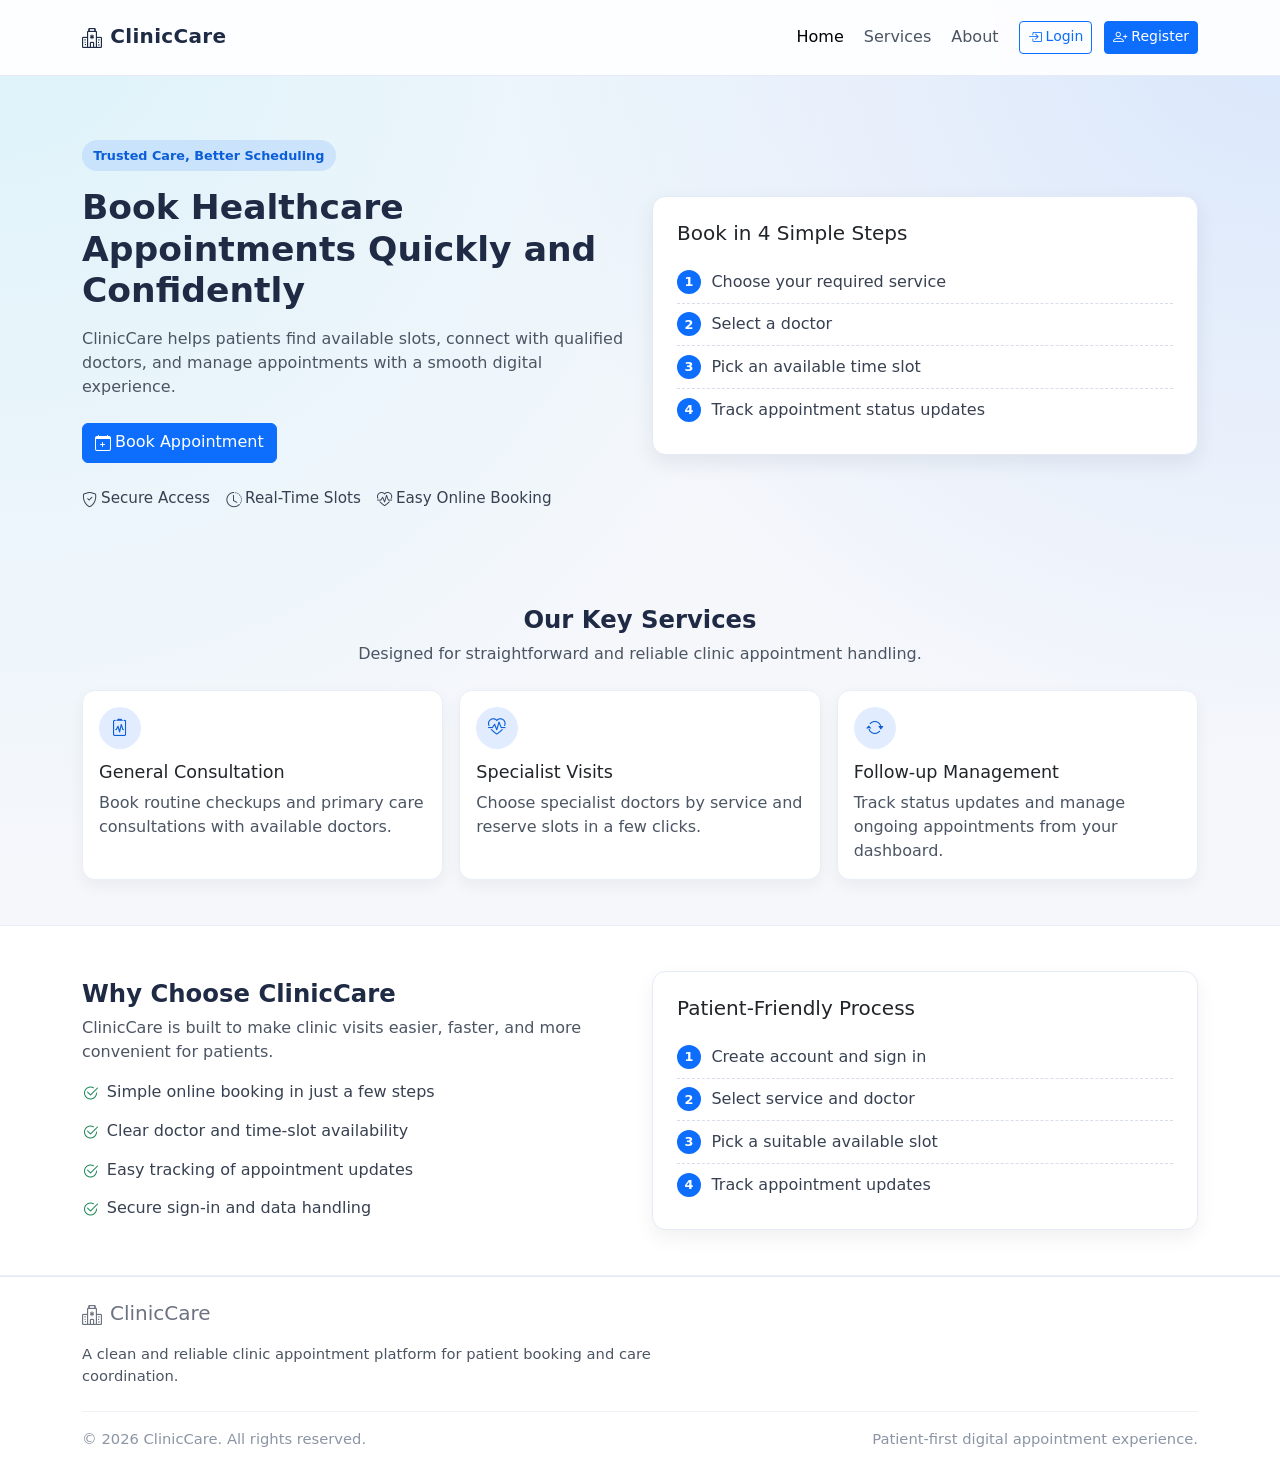
<file: cliniccare/src/main/resources/static/index.html>
<!DOCTYPE html>
<html lang="en">
<head>
  <meta charset="UTF-8">
  <meta name="viewport" content="width=device-width, initial-scale=1.0">
  <title>ClinicCare - Home</title>
  <link href="https://cdn.jsdelivr.net/npm/bootstrap@5.3.3/dist/css/bootstrap.min.css" rel="stylesheet">
  <link href="https://cdn.jsdelivr.net/npm/bootstrap-icons@1.11.3/font/bootstrap-icons.min.css" rel="stylesheet">
  <link rel="icon" type="image/svg+xml" href="assets/img/favicon.svg">
  <link href="assets/css/app.css" rel="stylesheet">
</head>
<body class="landing-page">
<header class="landing-header sticky-top">
  <nav class="navbar navbar-expand-lg landing-navbar">
    <div class="container py-2">
      <a class="navbar-brand landing-brand" href="#home">
        <i class="bi bi-hospital me-2"></i>ClinicCare
      </a>
      <button class="navbar-toggler" type="button" data-bs-toggle="collapse" data-bs-target="#landingNav"
              aria-controls="landingNav" aria-expanded="false" aria-label="Toggle navigation">
        <span class="navbar-toggler-icon"></span>
      </button>
      <div class="collapse navbar-collapse" id="landingNav">
        <ul class="navbar-nav ms-auto align-items-lg-center gap-lg-1">
          <li class="nav-item">
            <a class="nav-link landing-nav-link active" href="#home">Home</a>
          </li>
          <li class="nav-item">
            <a class="nav-link landing-nav-link" href="#services">Services</a>
          </li>
          <li class="nav-item">
            <a class="nav-link landing-nav-link" href="#about">About</a>
          </li>
          <li class="nav-item ms-lg-2 mt-2 mt-lg-0">
            <a class="btn btn-outline-primary btn-sm w-100" href="login.html">
              <i class="bi bi-box-arrow-in-right me-1"></i>Login
            </a>
          </li>
          <li class="nav-item ms-lg-2 mt-2 mt-lg-0">
            <a class="btn btn-primary btn-sm w-100" href="register.html">
              <i class="bi bi-person-plus me-1"></i>Register
            </a>
          </li>
        </ul>
      </div>
    </div>
  </nav>
</header>

<main id="home">
  <section class="landing-hero-section">
    <div class="container py-5">
      <div class="row g-4 align-items-center">
        <div class="col-lg-6">
          <span class="landing-badge">Trusted Care, Better Scheduling</span>
          <h1 class="landing-title mt-3">Book Healthcare Appointments Quickly and Confidently</h1>
          <p class="landing-subtitle">
            ClinicCare helps patients find available slots, connect with qualified doctors, and manage appointments
            with a smooth digital experience.
          </p>
          <div class="d-flex flex-wrap gap-2 mt-4">
            <a class="btn btn-primary landing-cta" href="register.html">
              <i class="bi bi-calendar-plus me-1"></i>Book Appointment
            </a>
          </div>
          <div class="d-flex flex-wrap gap-3 mt-4 landing-trust">
            <span><i class="bi bi-shield-check me-1"></i>Secure Access</span>
            <span><i class="bi bi-clock-history me-1"></i>Real-Time Slots</span>
            <span><i class="bi bi-heart-pulse me-1"></i>Easy Online Booking</span>
          </div>
        </div>
        <div class="col-lg-6">
          <div class="card landing-hero-panel">
            <div class="card-body p-4">
              <h5 class="mb-3">Book in 4 Simple Steps</h5>
              <div class="landing-flow-step"><span>1</span>Choose your required service</div>
              <div class="landing-flow-step"><span>2</span>Select a doctor</div>
              <div class="landing-flow-step"><span>3</span>Pick an available time slot</div>
              <div class="landing-flow-step"><span>4</span>Track appointment status updates</div>
            </div>
          </div>
        </div>
      </div>
    </div>
  </section>

  <section id="services" class="landing-section">
    <div class="container">
      <div class="text-center mb-4">
        <h2 class="landing-section-title">Our Key Services</h2>
        <p class="landing-section-subtitle">Designed for straightforward and reliable clinic appointment handling.</p>
      </div>
      <div class="row g-3">
        <div class="col-md-4">
          <div class="card landing-service-card h-100">
            <div class="card-body">
              <div class="landing-icon-circle"><i class="bi bi-clipboard2-pulse"></i></div>
              <h5>General Consultation</h5>
              <p>Book routine checkups and primary care consultations with available doctors.</p>
            </div>
          </div>
        </div>
        <div class="col-md-4">
          <div class="card landing-service-card h-100">
            <div class="card-body">
              <div class="landing-icon-circle"><i class="bi bi-heart-pulse"></i></div>
              <h5>Specialist Visits</h5>
              <p>Choose specialist doctors by service and reserve slots in a few clicks.</p>
            </div>
          </div>
        </div>
        <div class="col-md-4">
          <div class="card landing-service-card h-100">
            <div class="card-body">
              <div class="landing-icon-circle"><i class="bi bi-arrow-repeat"></i></div>
              <h5>Follow-up Management</h5>
              <p>Track status updates and manage ongoing appointments from your dashboard.</p>
            </div>
          </div>
        </div>
      </div>
    </div>
  </section>

  <section id="about" class="landing-section landing-section-soft">
    <div class="container">
      <div class="row g-4 align-items-center">
        <div class="col-lg-6">
          <h2 class="landing-section-title">Why Choose ClinicCare</h2>
          <p class="landing-section-subtitle mb-3">
            ClinicCare is built to make clinic visits easier, faster, and more convenient for patients.
          </p>
          <ul class="landing-benefits-list">
            <li><i class="bi bi-check2-circle"></i>Simple online booking in just a few steps</li>
            <li><i class="bi bi-check2-circle"></i>Clear doctor and time-slot availability</li>
            <li><i class="bi bi-check2-circle"></i>Easy tracking of appointment updates</li>
            <li><i class="bi bi-check2-circle"></i>Secure sign-in and data handling</li>
          </ul>
        </div>
        <div class="col-lg-6">
          <div class="card landing-info-card">
            <div class="card-body p-4">
              <h5 class="mb-3">Patient-Friendly Process</h5>
              <div class="landing-step"><span>1</span>Create account and sign in</div>
              <div class="landing-step"><span>2</span>Select service and doctor</div>
              <div class="landing-step"><span>3</span>Pick a suitable available slot</div>
              <div class="landing-step"><span>4</span>Track appointment updates</div>
            </div>
          </div>
        </div>
      </div>
    </div>
  </section>
</main>

<footer class="landing-footer">
  <div class="container py-4">
    <h5 class="mb-2"><i class="bi bi-hospital me-2"></i>ClinicCare</h5>
    <p class="landing-subtitle mb-0">
      A clean and reliable clinic appointment platform for patient booking and care coordination.
    </p>
    <div class="landing-footer-bottom d-flex justify-content-between flex-wrap gap-2 mt-4 pt-3">
      <span>© 2026 ClinicCare. All rights reserved.</span>
      <span>Patient-first digital appointment experience.</span>
    </div>
  </div>
</footer>

<script src="https://cdn.jsdelivr.net/npm/bootstrap@5.3.3/dist/js/bootstrap.bundle.min.js"></script>
</body>
</html>
</file>
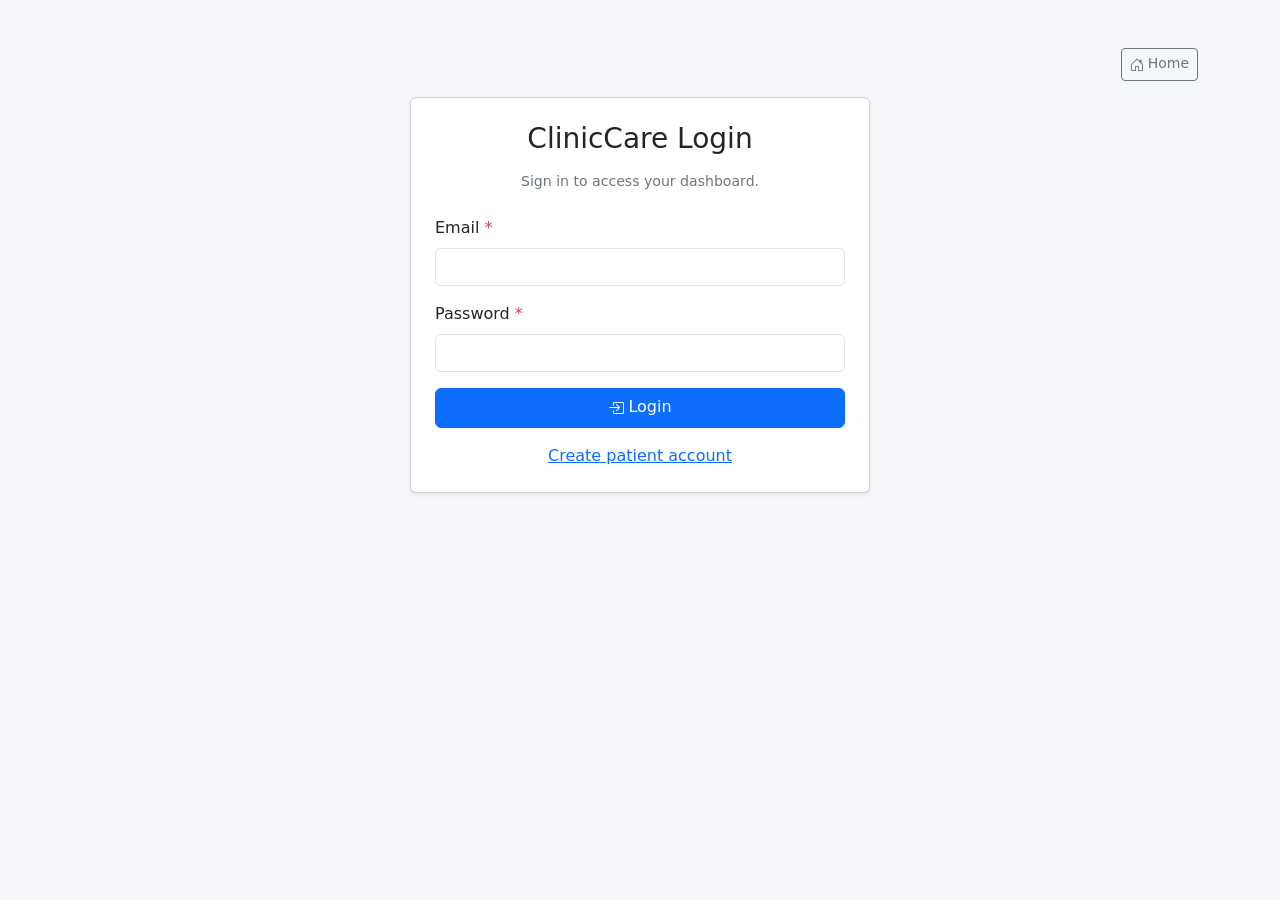
<file: cliniccare/src/main/resources/static/admin-doctors.html>
<!DOCTYPE html>
<html lang="en">
<head>
  <meta charset="UTF-8">
  <meta name="viewport" content="width=device-width, initial-scale=1.0">
  <title>ClinicCare - Admin Doctors</title>
  <link href="https://cdn.jsdelivr.net/npm/bootstrap@5.3.3/dist/css/bootstrap.min.css" rel="stylesheet">
  <link href="https://cdn.jsdelivr.net/npm/bootstrap-icons@1.11.3/font/bootstrap-icons.min.css" rel="stylesheet">
  <link rel="icon" type="image/svg+xml" href="assets/img/favicon.svg">
  <link href="https://cdn.datatables.net/1.13.8/css/jquery.dataTables.min.css" rel="stylesheet">
  <link href="assets/css/app.css" rel="stylesheet">
</head>
<body>
<div class="admin-shell">
  <aside class="admin-sidebar" id="adminSidebar"></aside>

  <main class="admin-content">
    <div class="admin-page-head">
      <h3 class="page-title mb-0">Admin Doctor Management</h3>
      <button class="btn btn-primary" id="openCreateDoctorBtn"><i class="bi bi-person-plus me-1"></i>Create Doctor Profile</button>
    </div>
    <div id="alertBox"></div>

    <div class="card table-fit">
      <div class="card-body">
        <table class="table table-striped" id="doctorTable" style="width:100%">
          <thead>
          <tr>
            <th>Sr. No.</th>
            <th>Name</th>
            <th>Specialization</th>
            <th>Services</th>
          </tr>
          </thead>
          <tbody></tbody>
        </table>
      </div>
    </div>
  </main>
</div>

<div class="modal fade" id="createDoctorModal" tabindex="-1" aria-hidden="true">
  <div class="modal-dialog modal-lg">
    <form class="modal-content" id="createDoctorForm">
      <div class="modal-header">
        <h5 class="modal-title">Create Doctor Profile</h5>
        <button type="button" class="btn-close" data-bs-dismiss="modal"></button>
      </div>
      <div class="modal-body">
        <div class="row g-3">
          <div class="col-md-6">
            <label class="form-label required">Doctor User</label>
            <select id="doctorUserSelect" class="form-select" required></select>
            <div class="form-text">Select a user with role DOCTOR.</div>
          </div>
          <div class="col-md-6">
            <label class="form-label">Specialization</label>
            <input
              type="text"
              id="specialization"
              class="form-control"
              maxlength="100"
              list="specializationSuggestions"
              placeholder="Select or type specialization"
            >
            <datalist id="specializationSuggestions">
              <option value="General Physician"></option>
              <option value="Cardiology"></option>
              <option value="Dermatology"></option>
              <option value="Orthopedics"></option>
              <option value="Pediatrics"></option>
              <option value="ENT"></option>
              <option value="Neurology"></option>
              <option value="Psychiatry"></option>
              <option value="Ophthalmology"></option>
              <option value="Dentistry"></option>

              <option value="Gynecology"></option>
              <option value="Urology"></option>
              <option value="Gastroenterology"></option>
              <option value="Endocrinology"></option>
              <option value="Pulmonology"></option>
              <option value="Rheumatology"></option>
              <option value="Oncology"></option>
              <option value="Nephrology"></option>
              <option value="Hematology"></option>
              <option value="Allergy and Immunology"></option>

              <option value="Family Medicine"></option>
              <option value="Internal Medicine"></option>
              <option value="Sports Medicine"></option>
              <option value="Plastic Surgery"></option>
              <option value="Emergency Medicine"></option>
            </datalist>
          </div>
        </div>
        <div class="mt-3">
          <label class="form-label">Assign Services</label>
          <select id="serviceIds" class="form-select" multiple size="6"></select>
          <div class="form-text">Use Ctrl/Cmd + click for multiple selection.</div>
        </div>
      </div>
      <div class="modal-footer">
        <button type="button" class="btn btn-outline-secondary" data-bs-dismiss="modal">Cancel</button>
        <button type="submit" class="btn btn-primary"><i class="bi bi-plus-circle me-1"></i>Create Profile</button>
      </div>
    </form>
  </div>
</div>

<script src="https://code.jquery.com/jquery-3.7.1.min.js"></script>
<script src="https://cdn.jsdelivr.net/npm/bootstrap@5.3.3/dist/js/bootstrap.bundle.min.js"></script>
<script src="https://cdn.datatables.net/1.13.8/js/jquery.dataTables.min.js"></script>
<script src="assets/js/app.js"></script>
<script src="assets/js/ui-common.js"></script>
<script src="assets/js/admin-shell.js"></script>
<script>
  let doctorTable;
  let createModal;
  const serviceNameMap = {};

  function loadDoctors() {
    $.when(
      ClinicCare.api({ url: "/admin/doctors" }),
      ClinicCare.api({ url: "/admin/services" })
    ).done(function (doctorsResp, servicesResp) {
      const doctors = doctorsResp[0] || [];
      const services = servicesResp[0] || [];
      Object.keys(serviceNameMap).forEach(function (key) {
        delete serviceNameMap[key];
      });
      services.forEach(function (service) {
        serviceNameMap[service.id] = service.name || "Service";
      });

      doctorTable.clear();
      doctors.forEach(function (item, index) {
        const serviceNames = (item.serviceIds || []).map(function (id) {
          return serviceNameMap[id] || "Service";
        });
        doctorTable.row.add([
          index + 1,
          (item.firstName || "") + " " + (item.lastName || ""),
          item.specialization || "",
          serviceNames.join(", ")
        ]);
      });
      doctorTable.draw();
    }).fail(function (xhr) {
      ClinicCare.showAlert("#alertBox", "danger", ClinicCare.extractErrorMessage(xhr));
    });
  }

  function loadDoctorUsers() {
    ClinicCare.api({ url: "/admin/users?role=DOCTOR" }).done(function (users) {
      const select = $("#doctorUserSelect");
      select.empty();
      select.append('<option value="">Select doctor user</option>');
      (users || []).forEach(function (u) {
        select.append('<option value="' + u.id + '">' + u.firstName + " " + u.lastName + " (" + u.email + ")</option>");
      });
    }).fail(function (xhr) {
      ClinicCare.showAlert("#alertBox", "danger", ClinicCare.extractErrorMessage(xhr));
    });
  }

  function loadServices() {
    ClinicCare.api({ url: "/admin/services" }).done(function (services) {
      const select = $("#serviceIds");
      select.empty();
      (services || []).forEach(function (s) {
        select.append('<option value="' + s.id + '">' + s.name + "</option>");
      });
    }).fail(function (xhr) {
      ClinicCare.showAlert("#alertBox", "danger", ClinicCare.extractErrorMessage(xhr));
    });
  }

  function createDoctorProfile() {
    const selectedServiceIds = ($("#serviceIds").val() || []).map(function (x) {
      return Number(x);
    });

    ClinicCare.api({
      method: "POST",
      url: "/admin/doctors",
      data: {
        userId: Number($("#doctorUserSelect").val()),
        specialization: $("#specialization").val().trim(),
        serviceIds: selectedServiceIds
      }
    }).done(function (response) {
      createModal.hide();
      $("#createDoctorForm")[0].reset();
      ClinicCare.showAlert("#alertBox", "success", "Doctor profile created successfully.");
      loadDoctors();
    }).fail(function (xhr) {
      ClinicCare.showAlert("#alertBox", "danger", ClinicCare.extractErrorMessage(xhr));
    });
  }

  $(function () {
    ClinicCareUi.renderAdminSidebar("doctors");

    if (!ClinicCare.requireAuth(["ADMIN"])) {
      return;
    }

    createModal = new bootstrap.Modal(document.getElementById("createDoctorModal"));
    doctorTable = ClinicCareUi.initDataTable("#doctorTable", {
      order: [[1, "asc"]]
    });

    $("#logoutBtn").on("click", ClinicCare.logout);

    $("#openCreateDoctorBtn").on("click", function () {
      loadDoctorUsers();
      loadServices();
      createModal.show();
    });

    $("#createDoctorForm").on("submit", function (event) {
      event.preventDefault();
      createDoctorProfile();
    });

    loadDoctors();
  });
</script>
</body>
</html>
</file>
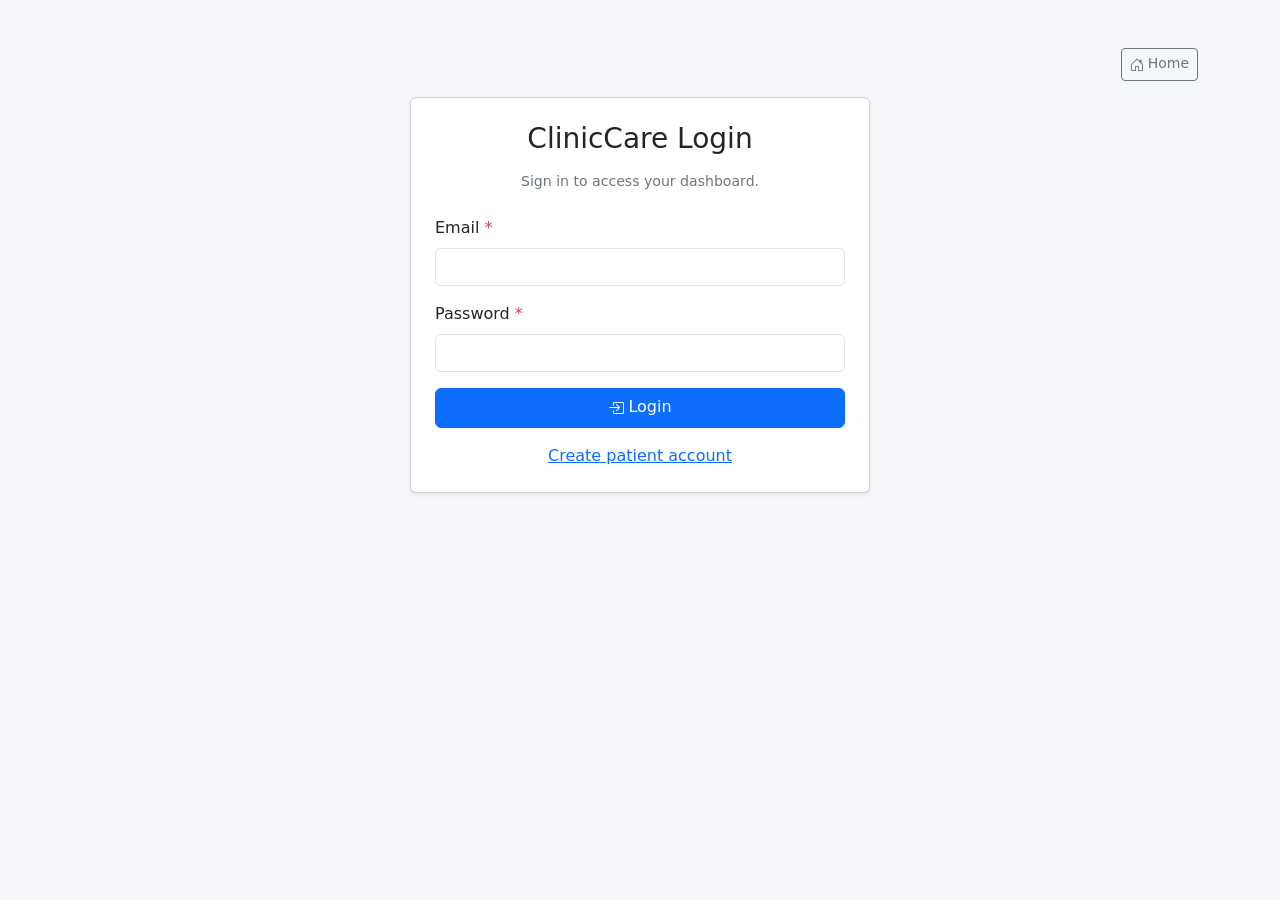
<file: cliniccare/src/main/resources/static/admin-services.html>
<!DOCTYPE html>
<html lang="en">
<head>
  <meta charset="UTF-8">
  <meta name="viewport" content="width=device-width, initial-scale=1.0">
  <title>ClinicCare - Admin Services</title>
  <link href="https://cdn.jsdelivr.net/npm/bootstrap@5.3.3/dist/css/bootstrap.min.css" rel="stylesheet">
  <link href="https://cdn.jsdelivr.net/npm/bootstrap-icons@1.11.3/font/bootstrap-icons.min.css" rel="stylesheet">
  <link rel="icon" type="image/svg+xml" href="assets/img/favicon.svg">
  <link href="https://cdn.datatables.net/1.13.8/css/jquery.dataTables.min.css" rel="stylesheet">
  <link href="assets/css/app.css" rel="stylesheet">
</head>
<body>
<div class="admin-shell">
  <aside class="admin-sidebar" id="adminSidebar"></aside>

  <main class="admin-content">
    <div class="admin-page-head">
      <h3 class="page-title mb-0">Admin Service Management</h3>
      <button class="btn btn-primary" id="createServiceBtn"><i class="bi bi-plus-circle me-1"></i>Create Service</button>
    </div>
    <div id="alertBox"></div>

    <div class="card table-fit">
      <div class="card-body">
        <table class="table table-striped" id="serviceTable" style="width:100%">
          <thead>
          <tr>
            <th>Sr. No.</th>
            <th>Name</th>
            <th>Description</th>
            <th>Duration</th>
            <th>Status</th>
            <th>Actions</th>
          </tr>
          </thead>
          <tbody></tbody>
        </table>
      </div>
    </div>
  </main>
</div>

<div class="modal fade" id="serviceModal" tabindex="-1" aria-hidden="true">
  <div class="modal-dialog">
    <form class="modal-content" id="serviceForm">
      <div class="modal-header">
        <h5 class="modal-title" id="serviceModalTitle">Create Service</h5>
        <button type="button" class="btn-close" data-bs-dismiss="modal"></button>
      </div>
      <div class="modal-body">
        <input type="hidden" id="serviceId">
        <div class="mb-3">
          <label class="form-label required">Name</label>
          <input type="text" id="name" class="form-control" maxlength="100" required>
        </div>
        <div class="mb-3">
          <label class="form-label">Description</label>
          <textarea id="description" class="form-control" maxlength="500" rows="3"></textarea>
        </div>
        <div class="mb-3">
          <label class="form-label required">Duration Minutes</label>
          <input type="number" id="durationMinutes" class="form-control" min="5" max="480" required>
        </div>
        <div class="form-check">
          <input class="form-check-input" type="checkbox" id="isEnabled" checked>
          <label class="form-check-label" for="isEnabled">Enabled</label>
        </div>
      </div>
      <div class="modal-footer">
        <button type="button" class="btn btn-outline-secondary" data-bs-dismiss="modal">Cancel</button>
        <button type="submit" class="btn btn-primary"><i class="bi bi-check2-circle me-1"></i>Save</button>
      </div>
    </form>
  </div>
</div>

<script src="https://code.jquery.com/jquery-3.7.1.min.js"></script>
<script src="https://cdn.jsdelivr.net/npm/bootstrap@5.3.3/dist/js/bootstrap.bundle.min.js"></script>
<script src="https://cdn.datatables.net/1.13.8/js/jquery.dataTables.min.js"></script>
<script src="assets/js/app.js"></script>
<script src="assets/js/ui-common.js"></script>
<script src="assets/js/admin-shell.js"></script>
<script>
  let serviceTable;
  let serviceModal;
  const serviceCache = {};

  function openCreateModal() {
    $("#serviceModalTitle").text("Create Service");
    $("#serviceForm")[0].reset();
    $("#serviceId").val("");
    $("#isEnabled").prop("checked", true);
    serviceModal.show();
  }

  function openEditModal(data) {
    $("#serviceModalTitle").text("Update Service");
    $("#serviceId").val(data.id);
    $("#name").val(data.name || "");
    $("#description").val(data.description || "");
    $("#durationMinutes").val(data.durationMinutes || 30);
    $("#isEnabled").prop("checked", !!data.isEnabled);
    serviceModal.show();
  }

  function loadServices() {
    ClinicCare.api({ url: "/admin/services" }).done(function (services) {
      Object.keys(serviceCache).forEach(function (key) {
        delete serviceCache[key];
      });
      serviceTable.clear();
      (services || []).forEach(function (item, index) {
        serviceCache[item.id] = item;
        const serviceStatus = item.isEnabled
          ? '<span class="badge bg-success">ENABLED</span>'
          : '<span class="badge bg-danger">DISABLED</span>';
        const actions =
          '<div class="table-actions">' +
          '<button class="btn btn-sm btn-outline-primary edit-btn" data-id="' + item.id + '"><i class="bi bi-pencil-square me-1"></i>Edit</button>' +
          '<button class="btn btn-sm btn-outline-danger disable-btn" data-id="' + item.id + '"><i class="bi bi-slash-circle me-1"></i>Disable</button>' +
          "</div>";
        serviceTable.row.add([
          index + 1,
          item.name || "",
          item.description || "",
          item.durationMinutes || "",
          serviceStatus,
          actions
        ]);
      });
      serviceTable.draw();
    }).fail(function (xhr) {
      ClinicCare.showAlert("#alertBox", "danger", ClinicCare.extractErrorMessage(xhr));
    });
  }

  function saveService() {
    const id = $("#serviceId").val();
    const payload = {
      name: $("#name").val().trim(),
      description: $("#description").val().trim(),
      durationMinutes: Number($("#durationMinutes").val()),
      isEnabled: $("#isEnabled").is(":checked")
    };

    if (!id) {
      ClinicCare.api({
        method: "POST",
        url: "/admin/services",
        data: payload
      }).done(function () {
        serviceModal.hide();
        ClinicCare.showAlert("#alertBox", "success", "Service created successfully.");
        loadServices();
      }).fail(function (xhr) {
        ClinicCare.showAlert("#alertBox", "danger", ClinicCare.extractErrorMessage(xhr));
      });
      return;
    }

    ClinicCare.api({
      method: "PUT",
      url: "/admin/services/" + id,
      data: payload
    }).done(function () {
      serviceModal.hide();
      ClinicCare.showAlert("#alertBox", "success", "Service updated successfully.");
      loadServices();
    }).fail(function (xhr) {
      ClinicCare.showAlert("#alertBox", "danger", ClinicCare.extractErrorMessage(xhr));
    });
  }

  function disableService(id) {
    ClinicCare.api({
      method: "PATCH",
      url: "/admin/services/" + id + "/disable"
    }).done(function () {
      ClinicCare.showAlert("#alertBox", "success", "Service disabled successfully.");
      loadServices();
    }).fail(function (xhr) {
      ClinicCare.showAlert("#alertBox", "danger", ClinicCare.extractErrorMessage(xhr));
    });
  }

  $(function () {
    ClinicCareUi.renderAdminSidebar("services");

    if (!ClinicCare.requireAuth(["ADMIN"])) {
      return;
    }

    serviceModal = new bootstrap.Modal(document.getElementById("serviceModal"));
    serviceTable = ClinicCareUi.initDataTable("#serviceTable", {
      order: [[1, "asc"]],
      columnDefs: [
        { targets: [4, 5], orderable: false }
      ]
    });

    $("#logoutBtn").on("click", ClinicCare.logout);
    $("#createServiceBtn").on("click", openCreateModal);
    $("#serviceForm").on("submit", function (event) {
      event.preventDefault();
      saveService();
    });

    $("#serviceTable").on("click", ".edit-btn", function () {
      const id = $(this).data("id");
      openEditModal(serviceCache[id]);
    });

    $("#serviceTable").on("click", ".disable-btn", function () {
      const id = $(this).data("id");
      disableService(id);
    });

    loadServices();
  });
</script>
</body>
</html>
</file>
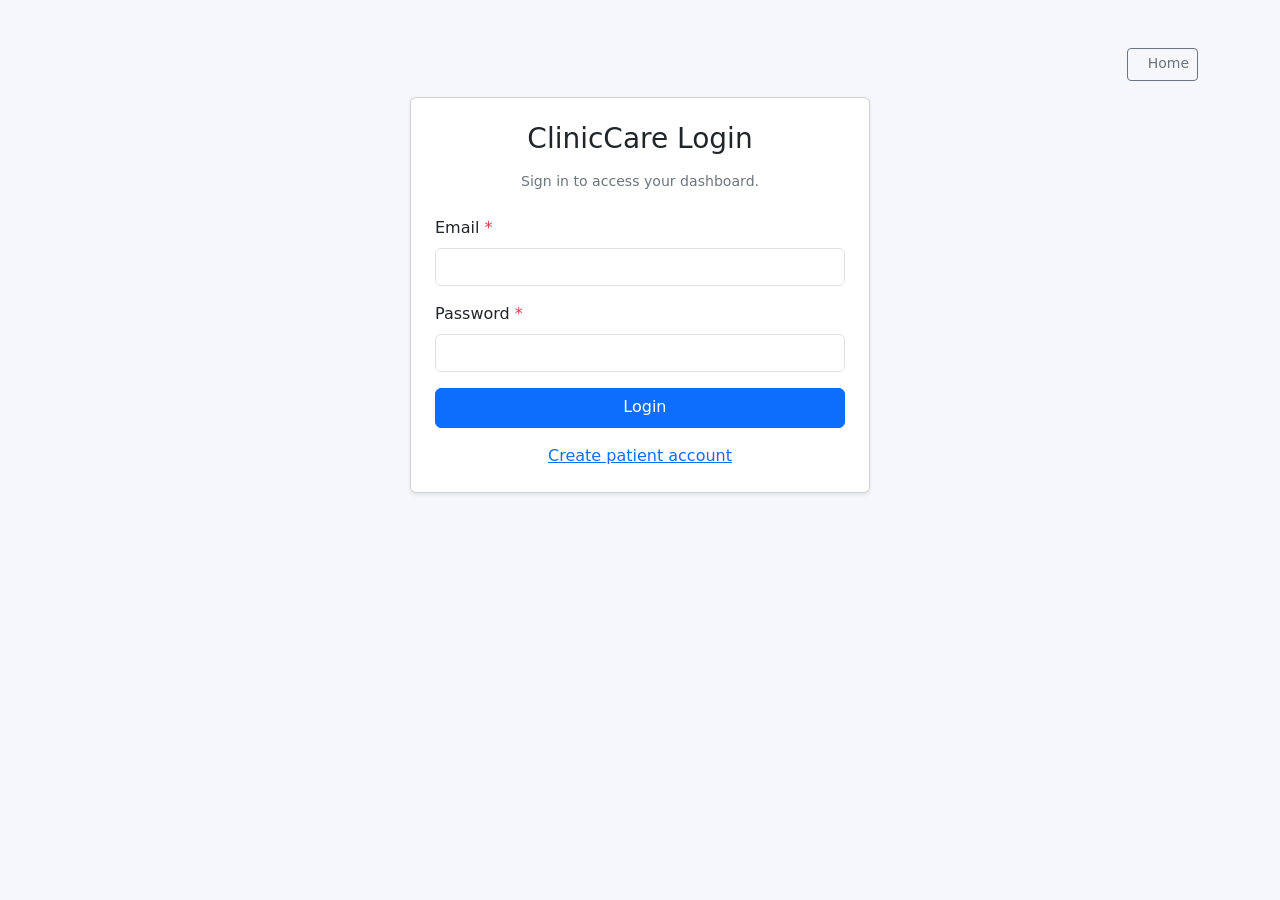
<file: cliniccare/src/main/resources/static/admin-timeslots.html>
<!DOCTYPE html>
<html lang="en">
<head>
  <meta charset="UTF-8">
  <meta name="viewport" content="width=device-width, initial-scale=1.0">
  <title>ClinicCare - Admin Time Slots</title>
  <link href="https://cdn.jsdelivr.net/npm/bootstrap@5.3.3/dist/css/bootstrap.min.css" rel="stylesheet">
  <link href="https://cdn.jsdelivr.net/npm/bootstrap-icons@1.11.3/font/bootstrap-icons.min.css" rel="stylesheet">
  <link rel="icon" type="image/svg+xml" href="assets/img/favicon.svg">
  <link href="https://cdn.datatables.net/1.13.8/css/jquery.dataTables.min.css" rel="stylesheet">
  <link href="assets/css/app.css" rel="stylesheet">
</head>
<body>
<div class="admin-shell">
  <aside class="admin-sidebar" id="adminSidebar"></aside>

  <main class="admin-content">
    <div class="admin-page-head">
      <h3 class="page-title mb-0">Admin Time Slot Management</h3>
    </div>
    <div id="alertBox"></div>

    <div class="card mb-3">
      <div class="card-body">
        <div class="row g-3 align-items-end">
          <div class="col-md-6">
            <label class="form-label required">Doctor</label>
            <select id="doctorSelect" class="form-select"></select>
          </div>
          <div class="col-md-3">
            <button class="btn btn-outline-primary w-100" id="loadSlotsBtn"><i class="bi bi-search me-1"></i>Load Slots</button>
          </div>
          <div class="col-md-3 text-md-end">
            <button class="btn btn-primary w-100" id="openCreateSlotBtn"><i class="bi bi-plus-circle me-1"></i>Create Slot</button>
          </div>
        </div>
      </div>
    </div>

    <div class="card table-fit">
      <div class="card-body">
        <table class="table table-striped" id="slotTable" style="width:100%">
          <thead>
          <tr>
            <th>Sr. No.</th>
            <th>Doctor</th>
            <th>Start Time</th>
            <th>End Time</th>
            <th>Status</th>
          </tr>
          </thead>
          <tbody></tbody>
        </table>
      </div>
    </div>
  </main>
</div>

<div class="modal fade" id="createSlotModal" tabindex="-1" aria-hidden="true">
  <div class="modal-dialog">
    <form class="modal-content" id="createSlotForm">
      <div class="modal-header">
        <h5 class="modal-title">Create Time Slot</h5>
        <button type="button" class="btn-close" data-bs-dismiss="modal"></button>
      </div>
      <div class="modal-body">
        <div class="mb-3">
          <label class="form-label required">Doctor</label>
          <select id="slotDoctorSelect" class="form-select" required></select>
        </div>
        <div class="mb-3">
          <label class="form-label required">Start Time</label>
          <input type="datetime-local" id="startTime" class="form-control" required>
        </div>
        <div class="mb-3">
          <label class="form-label required">End Time</label>
          <input type="datetime-local" id="endTime" class="form-control" required>
        </div>
      </div>
      <div class="modal-footer">
        <button type="button" class="btn btn-outline-secondary" data-bs-dismiss="modal">Cancel</button>
        <button type="submit" class="btn btn-primary"><i class="bi bi-plus-circle me-1"></i>Create Slot</button>
      </div>
    </form>
  </div>
</div>

<script src="https://code.jquery.com/jquery-3.7.1.min.js"></script>
<script src="https://cdn.jsdelivr.net/npm/bootstrap@5.3.3/dist/js/bootstrap.bundle.min.js"></script>
<script src="https://cdn.datatables.net/1.13.8/js/jquery.dataTables.min.js"></script>
<script src="assets/js/app.js"></script>
<script src="assets/js/ui-common.js"></script>
<script src="assets/js/admin-shell.js"></script>
<script>
  let slotTable;
  let createSlotModal;
  const doctorMap = {};

  function loadDoctors() {
    ClinicCare.api({ url: "/admin/doctors" }).done(function (doctors) {
      Object.keys(doctorMap).forEach(function (key) {
        delete doctorMap[key];
      });

      const selects = ["#doctorSelect", "#slotDoctorSelect"];
      selects.forEach(function (selector) {
        const select = $(selector);
        select.empty();
        select.append('<option value="">Select doctor</option>');
        (doctors || []).forEach(function (d) {
          doctorMap[d.id] = d;
          select.append('<option value="' + d.id + '">' + ClinicCareUi.doctorLabel(d) + "</option>");
        });
      });
    }).fail(function (xhr) {
      ClinicCare.showAlert("#alertBox", "danger", ClinicCare.extractErrorMessage(xhr));
    });
  }

  function loadSlotsByDoctor() {
    const doctorId = Number($("#doctorSelect").val());
    if (!doctorId) {
      ClinicCare.showAlert("#alertBox", "warning", "Please select a doctor.");
      return;
    }

    ClinicCare.api({ url: "/admin/timeslots/doctor/" + doctorId }).done(function (slots) {
      const doctor = doctorMap[doctorId];
      slotTable.clear();
      (slots || []).forEach(function (item, index) {
        slotTable.row.add([
          index + 1,
          ClinicCareUi.doctorLabel(doctor),
          ClinicCare.formatDateTime(item.startTime),
          ClinicCare.formatDateTime(item.endTime),
          ClinicCare.statusBadge(item.status)
        ]);
      });
      slotTable.draw();
    }).fail(function (xhr) {
      ClinicCare.showAlert("#alertBox", "danger", ClinicCare.extractErrorMessage(xhr));
    });
  }

  function createSlot() {
    const doctorId = Number($("#slotDoctorSelect").val());
    const startTime = ClinicCare.normalizeDateTimeLocal($("#startTime").val());
    const endTime = ClinicCare.normalizeDateTimeLocal($("#endTime").val());

    if (!doctorId || !startTime || !endTime) {
      ClinicCare.showAlert("#alertBox", "warning", "Doctor, start time, and end time are required.");
      return;
    }

    ClinicCare.api({
      method: "POST",
      url: "/admin/timeslots",
      data: {
        doctorId: doctorId,
        startTime: startTime,
        endTime: endTime
      }
    }).done(function () {
      createSlotModal.hide();
      $("#createSlotForm")[0].reset();
      ClinicCare.showAlert("#alertBox", "success", "Time slot created successfully.");
      $("#doctorSelect").val(String(doctorId));
      loadSlotsByDoctor();
    }).fail(function (xhr) {
      ClinicCare.showAlert("#alertBox", "danger", ClinicCare.extractErrorMessage(xhr));
    });
  }

  $(function () {
    ClinicCareUi.renderAdminSidebar("timeslots");

    if (!ClinicCare.requireAuth(["ADMIN"])) {
      return;
    }

    slotTable = ClinicCareUi.initDataTable("#slotTable", {
      order: [[2, "asc"]],
      columnDefs: [
        { targets: 4, orderable: false }
      ]
    });
    createSlotModal = new bootstrap.Modal(document.getElementById("createSlotModal"));

    $("#logoutBtn").on("click", ClinicCare.logout);
    $("#loadSlotsBtn").on("click", loadSlotsByDoctor);
    $("#openCreateSlotBtn").on("click", function () {
      const selectedDoctorId = $("#doctorSelect").val();
      if (selectedDoctorId) {
        $("#slotDoctorSelect").val(selectedDoctorId);
      }
      createSlotModal.show();
    });
    $("#createSlotForm").on("submit", function (event) {
      event.preventDefault();
      createSlot();
    });

    loadDoctors();
  });
</script>
</body>
</html>
</file>
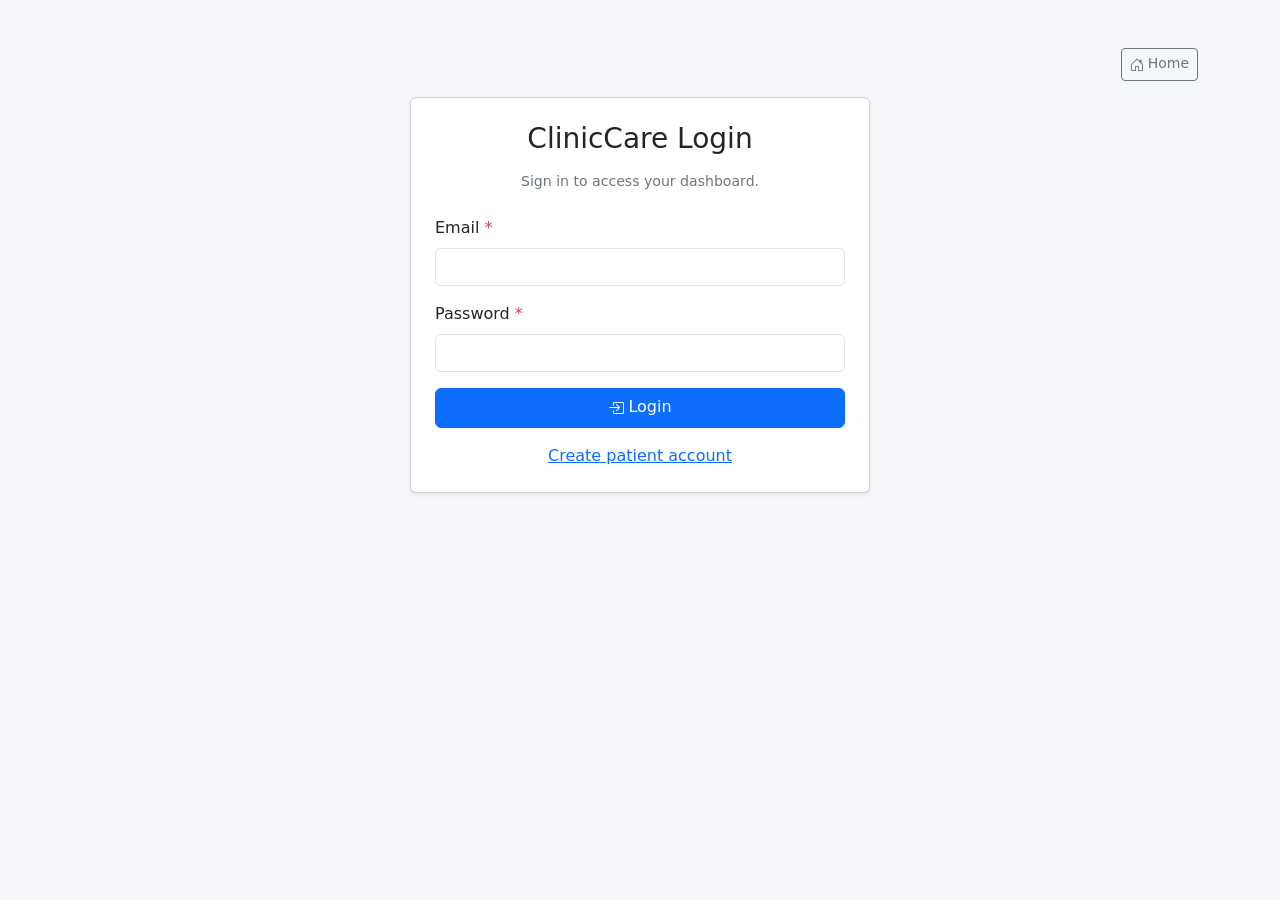
<file: cliniccare/src/main/resources/static/admin-users.html>
<!DOCTYPE html>
<html lang="en">
<head>
  <meta charset="UTF-8">
  <meta name="viewport" content="width=device-width, initial-scale=1.0">
  <title>ClinicCare - Admin Users</title>
  <link href="https://cdn.jsdelivr.net/npm/bootstrap@5.3.3/dist/css/bootstrap.min.css" rel="stylesheet">
  <link href="https://cdn.jsdelivr.net/npm/bootstrap-icons@1.11.3/font/bootstrap-icons.min.css" rel="stylesheet">
  <link rel="icon" type="image/svg+xml" href="assets/img/favicon.svg">
  <link href="https://cdn.datatables.net/1.13.8/css/jquery.dataTables.min.css" rel="stylesheet">
  <link href="assets/css/app.css" rel="stylesheet">
</head>
<body>
<div class="admin-shell">
  <aside class="admin-sidebar" id="adminSidebar"></aside>

  <main class="admin-content">
    <div class="admin-page-head">
      <h3 class="page-title mb-0">Admin User Management</h3>
    </div>
    <div id="alertBox"></div>

    <div class="card mb-3">
      <div class="card-body">
        <div class="row g-3 align-items-end">
          <div class="col-md-4">
            <label class="form-label">Filter by Role</label>
            <select id="roleFilter" class="form-select">
              <option value="">All</option>
              <option value="PATIENT">PATIENT</option>
              <option value="DOCTOR">DOCTOR</option>
              <option value="ADMIN">ADMIN</option>
            </select>
          </div>
          <div class="col-md-3">
            <button class="btn btn-outline-primary w-100" id="filterBtn"><i class="bi bi-funnel me-1"></i>Apply Filter</button>
          </div>
          <div class="col-md-5 text-md-end">
            <button class="btn btn-primary" data-bs-toggle="modal" data-bs-target="#createUserModal"><i class="bi bi-person-plus me-1"></i>Create DOCTOR User</button>
          </div>
        </div>
        <div class="form-text mt-2">Backend policy: admin can create only users with role DOCTOR.</div>
      </div>
    </div>

    <div class="card table-fit">
      <div class="card-body">
        <table class="table table-striped" id="usersTable" style="width:100%">
          <thead>
          <tr>
            <th>Sr. No.</th>
            <th>First Name</th>
            <th>Last Name</th>
            <th>Email</th>
            <th>Role</th>
            <th>Phone</th>
          </tr>
          </thead>
          <tbody></tbody>
        </table>
      </div>
    </div>
  </main>
</div>

<div class="modal fade" id="createUserModal" tabindex="-1" aria-hidden="true">
  <div class="modal-dialog">
    <form class="modal-content" id="createUserForm">
      <div class="modal-header">
        <h5 class="modal-title">Create DOCTOR User</h5>
        <button type="button" class="btn-close" data-bs-dismiss="modal"></button>
      </div>
      <div class="modal-body">
        <div class="mb-3">
          <label class="form-label required">First Name</label>
          <input type="text" id="firstName" class="form-control" maxlength="50" required>
        </div>
        <div class="mb-3">
          <label class="form-label required">Last Name</label>
          <input type="text" id="lastName" class="form-control" maxlength="50" required>
        </div>
        <div class="mb-3">
          <label class="form-label required">Email</label>
          <input type="email" id="email" class="form-control" maxlength="120" required>
        </div>
        <div class="mb-3">
          <label class="form-label">Phone Number</label>
          <input type="text" id="phoneNumber" class="form-control" maxlength="20">
        </div>
        <div class="mb-3">
          <label class="form-label required">Password</label>
          <input type="password" id="password" class="form-control" minlength="8" maxlength="72" required>
        </div>
        <div class="mb-3">
          <label class="form-label">Role</label>
          <input type="text" class="form-control" value="DOCTOR" disabled>
        </div>
      </div>
      <div class="modal-footer">
        <button type="button" class="btn btn-outline-secondary" data-bs-dismiss="modal">Cancel</button>
        <button type="submit" class="btn btn-primary"><i class="bi bi-plus-circle me-1"></i>Create User</button>
      </div>
    </form>
  </div>
</div>

<script src="https://code.jquery.com/jquery-3.7.1.min.js"></script>
<script src="https://cdn.jsdelivr.net/npm/bootstrap@5.3.3/dist/js/bootstrap.bundle.min.js"></script>
<script src="https://cdn.datatables.net/1.13.8/js/jquery.dataTables.min.js"></script>
<script src="assets/js/app.js"></script>
<script src="assets/js/ui-common.js"></script>
<script src="assets/js/admin-shell.js"></script>
<script>
  let table;
  let createModal;

  function loadUsers() {
    const role = $("#roleFilter").val();
    const url = role ? ("/admin/users?role=" + encodeURIComponent(role)) : "/admin/users";

    ClinicCare.api({ url: url }).done(function (users) {
      table.clear();
      (users || []).forEach(function (u, index) {
        table.row.add([
          index + 1,
          u.firstName || "",
          u.lastName || "",
          u.email || "",
          ClinicCare.statusBadge(u.role),
          u.phoneNumber || ""
        ]);
      });
      table.draw();
    }).fail(function (xhr) {
      ClinicCare.showAlert("#alertBox", "danger", ClinicCare.extractErrorMessage(xhr));
    });
  }

  function createUser() {
    ClinicCare.api({
      method: "POST",
      url: "/admin/users",
      data: {
        firstName: $("#firstName").val().trim(),
        lastName: $("#lastName").val().trim(),
        email: $("#email").val().trim(),
        password: $("#password").val(),
        phoneNumber: $("#phoneNumber").val().trim(),
        role: "DOCTOR"
      }
    }).done(function (response) {
      createModal.hide();
      $("#createUserForm")[0].reset();
      ClinicCare.showAlert("#alertBox", "success", "DOCTOR user created successfully.");
      loadUsers();
    }).fail(function (xhr) {
      ClinicCare.showAlert("#alertBox", "danger", ClinicCare.extractErrorMessage(xhr));
    });
  }

  $(function () {
    ClinicCareUi.renderAdminSidebar("users");

    if (!ClinicCare.requireAuth(["ADMIN"])) {
      return;
    }

    createModal = new bootstrap.Modal(document.getElementById("createUserModal"));
    table = ClinicCareUi.initDataTable("#usersTable", {
      order: [[1, "asc"]],
      columnDefs: [
        { targets: 4, orderable: false }
      ]
    });

    $("#logoutBtn").on("click", ClinicCare.logout);
    $("#filterBtn").on("click", loadUsers);
    $("#createUserForm").on("submit", function (event) {
      event.preventDefault();
      createUser();
    });

    loadUsers();
  });
</script>
</body>
</html>
</file>
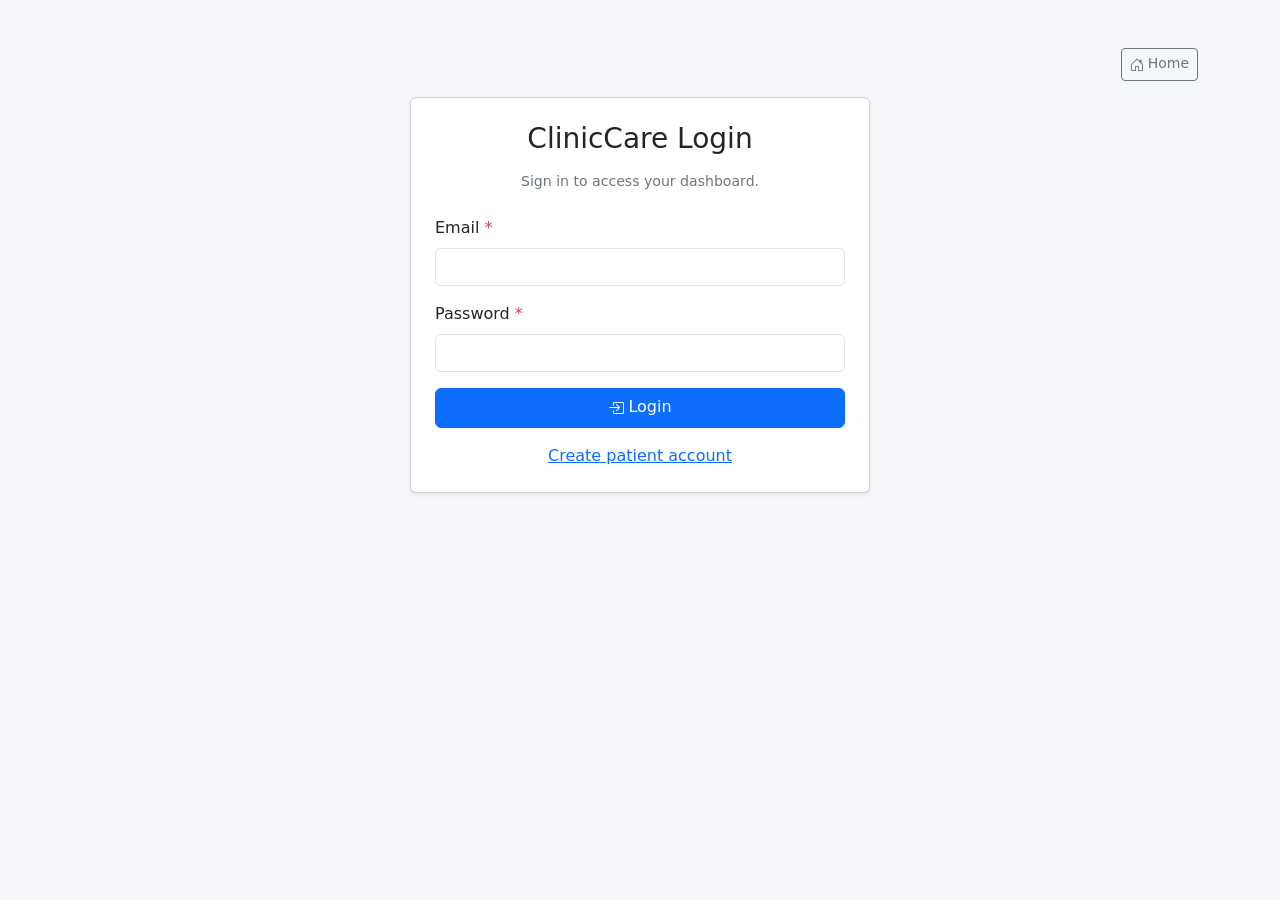
<file: cliniccare/src/main/resources/static/doctor-dashboard.html>
<!DOCTYPE html>
<html lang="en">
<head>
  <meta charset="UTF-8">
  <meta name="viewport" content="width=device-width, initial-scale=1.0">
  <title>ClinicCare - Doctor Dashboard</title>
  <link href="https://cdn.jsdelivr.net/npm/bootstrap@5.3.3/dist/css/bootstrap.min.css" rel="stylesheet">
  <link href="https://cdn.jsdelivr.net/npm/bootstrap-icons@1.11.3/font/bootstrap-icons.min.css" rel="stylesheet">
  <link rel="icon" type="image/svg+xml" href="assets/img/favicon.svg">
  <link href="https://cdn.datatables.net/1.13.8/css/jquery.dataTables.min.css" rel="stylesheet">
  <link href="assets/css/app.css" rel="stylesheet">
</head>
<body>
<nav class="navbar navbar-expand-lg navbar-dark bg-success">
  <div class="container">
    <a class="navbar-brand" href="doctor-dashboard.html">ClinicCare</a>
    <div class="navbar-nav ms-auto">
      <a class="nav-link" href="index.html"><i class="bi bi-house-door me-1"></i>Home</a>
      <a class="nav-link active" href="doctor-dashboard.html"><i class="bi bi-speedometer2 me-1"></i>Dashboard</a>
      <button class="btn btn-sm btn-light ms-2" id="logoutBtn"><i class="bi bi-box-arrow-right me-1"></i>Logout</button>
    </div>
  </div>
</nav>

<main class="container py-4">
  <h3 class="page-title mb-4">Doctor Dashboard</h3>
  <div id="alertBox"></div>

  <div class="row g-3 mb-4">
    <div class="col-lg-3 col-md-6">
      <div class="card card-metric">
        <div class="card-body">
          <div class="small text-muted">Total Appointments</div>
          <div class="metric-value" id="totalCount">0</div>
        </div>
      </div>
    </div>
    <div class="col-lg-3 col-md-6">
      <div class="card card-metric">
        <div class="card-body">
          <div class="small text-muted">Pending</div>
          <div class="metric-value" id="pendingCount">0</div>
        </div>
      </div>
    </div>
    <div class="col-lg-3 col-md-6">
      <div class="card card-metric">
        <div class="card-body">
          <div class="small text-muted">Confirmed</div>
          <div class="metric-value" id="confirmedCount">0</div>
        </div>
      </div>
    </div>
    <div class="col-lg-3 col-md-6">
      <div class="card card-metric">
        <div class="card-body">
          <div class="small text-muted">Completed</div>
          <div class="metric-value" id="completedCount">0</div>
        </div>
      </div>
    </div>
  </div>

  <div class="card">
    <div class="card-header bg-white d-flex justify-content-between align-items-center">
      <span>My Appointment Schedule</span>
      <div class="d-flex gap-2">
        <select id="statusFilter" class="form-select form-select-sm">
          <option value="">All Statuses</option>
          <option value="PENDING">PENDING</option>
          <option value="CONFIRMED">CONFIRMED</option>
          <option value="REJECTED">REJECTED</option>
          <option value="COMPLETED">COMPLETED</option>
          <option value="CANCELLED">CANCELLED</option>
        </select>
        <button class="btn btn-sm btn-outline-success" id="refreshBtn"><i class="bi bi-arrow-repeat me-1"></i>Refresh</button>
      </div>
    </div>
    <div class="card-body">
      <table class="table table-striped" id="scheduleTable" style="width:100%">
        <thead>
        <tr>
          <th>Sr. No.</th>
          <th>Patient</th>
          <th>Service</th>
          <th>Slot</th>
          <th>Status</th>
          <th>Note</th>
          <th>Actions</th>
        </tr>
        </thead>
        <tbody></tbody>
      </table>
    </div>
  </div>
</main>

<div class="modal fade" id="rejectModal" tabindex="-1" aria-hidden="true">
  <div class="modal-dialog">
    <form class="modal-content" id="rejectForm">
      <div class="modal-header">
        <h5 class="modal-title">Reject Appointment</h5>
        <button type="button" class="btn-close" data-bs-dismiss="modal"></button>
      </div>
      <div class="modal-body">
        <input type="hidden" id="rejectAppointmentId">
        <div class="mb-3">
          <label class="form-label">Reason</label>
          <textarea id="rejectReason" class="form-control" maxlength="500" rows="3" placeholder="Unavailable"></textarea>
        </div>
      </div>
      <div class="modal-footer">
        <button type="button" class="btn btn-outline-secondary" data-bs-dismiss="modal">Cancel</button>
        <button type="submit" class="btn btn-danger"><i class="bi bi-x-circle me-1"></i>Reject</button>
      </div>
    </form>
  </div>
</div>

<script src="https://code.jquery.com/jquery-3.7.1.min.js"></script>
<script src="https://cdn.jsdelivr.net/npm/bootstrap@5.3.3/dist/js/bootstrap.bundle.min.js"></script>
<script src="https://cdn.datatables.net/1.13.8/js/jquery.dataTables.min.js"></script>
<script src="assets/js/app.js"></script>
<script src="assets/js/ui-common.js"></script>
<script>
  let scheduleTable;
  let rejectModal;

  function fullName(nameValue, fallback) {
    const cleaned = (nameValue || "").trim();
    return cleaned ? cleaned : fallback;
  }

  function isCompletable(appointment) {
    if (!appointment.slotEndTime) {
      return true;
    }
    const slotEndTime = new Date(appointment.slotEndTime);
    if (Number.isNaN(slotEndTime.getTime())) {
      return true;
    }
    return Date.now() >= slotEndTime.getTime();
  }

  function loadDashboard() {
    const status = $("#statusFilter").val();
    const url = status ? ("/doctor/appointments?status=" + encodeURIComponent(status)) : "/doctor/appointments";

    ClinicCare.api({ url: url }).done(function (appointments) {
      const rows = appointments || [];
      $("#totalCount").text(rows.length);
      $("#pendingCount").text(rows.filter(function (x) { return x.status === "PENDING"; }).length);
      $("#confirmedCount").text(rows.filter(function (x) { return x.status === "CONFIRMED"; }).length);
      $("#completedCount").text(rows.filter(function (x) { return x.status === "COMPLETED"; }).length);

      scheduleTable.clear();
      rows.forEach(function (item, index) {
        const slotText = (item.slotStartTime && item.slotEndTime)
          ? (ClinicCare.formatDateTime(item.slotStartTime) + " - " + ClinicCare.formatDateTime(item.slotEndTime))
          : "Scheduled";

        let actions = "";
        if (item.status === "PENDING") {
          actions =
            '<div class="table-actions">' +
            '<button class="btn btn-sm btn-primary confirm-btn" data-id="' + item.id + '"><i class="bi bi-check2 me-1"></i>Confirm</button>' +
            '<button class="btn btn-sm btn-danger reject-btn" data-id="' + item.id + '"><i class="bi bi-x-circle me-1"></i>Reject</button>' +
            "</div>";
        } else if (item.status === "CONFIRMED") {
          if (isCompletable(item)) {
            actions =
              '<div class="table-actions">' +
              '<button class="btn btn-sm btn-success complete-btn" data-id="' + item.id + '"><i class="bi bi-check2-circle me-1"></i>Complete</button>' +
              "</div>";
          } else {
            actions =
              '<div class="table-actions">' +
              '<button class="btn btn-sm btn-secondary" disabled title="Can be completed only after slot end time"><i class="bi bi-check2-circle me-1"></i>Complete</button>' +
              "</div>";
          }
        }

        scheduleTable.row.add([
          index + 1,
          fullName(item.patientName, "Patient"),
          item.serviceName || "Service",
          slotText,
          ClinicCare.statusBadge(item.status),
          item.patientNote || "",
          actions
        ]);
      });
      scheduleTable.draw();
    }).fail(function (xhr) {
      ClinicCare.showAlert("#alertBox", "danger", ClinicCare.extractErrorMessage(xhr));
    });
  }

  function callAction(url, method, payload, successMessage) {
    ClinicCare.api({
      method: method,
      url: url,
      data: payload
    }).done(function () {
      ClinicCare.showAlert("#alertBox", "success", successMessage);
      loadDashboard();
    }).fail(function (xhr) {
      ClinicCare.showAlert("#alertBox", "danger", ClinicCare.extractErrorMessage(xhr));
    });
  }

  $(function () {
    if (!ClinicCare.requireAuth(["DOCTOR"])) {
      return;
    }

    scheduleTable = ClinicCareUi.initDataTable("#scheduleTable", {
      order: [[3, "asc"]],
      scrollY: "50vh",
      columnDefs: [
        { targets: 4, orderable: false },
        { targets: 6, orderable: false }
      ]
    });
    rejectModal = new bootstrap.Modal(document.getElementById("rejectModal"));

    $("#logoutBtn").on("click", ClinicCare.logout);
    $("#refreshBtn").on("click", loadDashboard);
    $("#statusFilter").on("change", loadDashboard);

    $("#scheduleTable").on("click", ".confirm-btn", function () {
      const id = Number($(this).data("id"));
      callAction("/appointments/" + id + "/confirm", "PATCH", undefined, "Appointment confirmed.");
    });

    $("#scheduleTable").on("click", ".complete-btn", function () {
      const id = Number($(this).data("id"));
      callAction("/appointments/" + id + "/complete", "PATCH", undefined, "Appointment marked as completed.");
    });

    $("#scheduleTable").on("click", ".reject-btn", function () {
      const id = Number($(this).data("id"));
      $("#rejectAppointmentId").val(id);
      $("#rejectReason").val("");
      rejectModal.show();
    });

    $("#rejectForm").on("submit", function (event) {
      event.preventDefault();
      const id = Number($("#rejectAppointmentId").val());
      callAction("/appointments/" + id + "/reject", "PATCH", {
        appointmentId: id,
        rejectionReason: $("#rejectReason").val().trim()
      }, "Appointment rejected.");
      rejectModal.hide();
    });

    loadDashboard();
  });
</script>
</body>
</html>
</file>
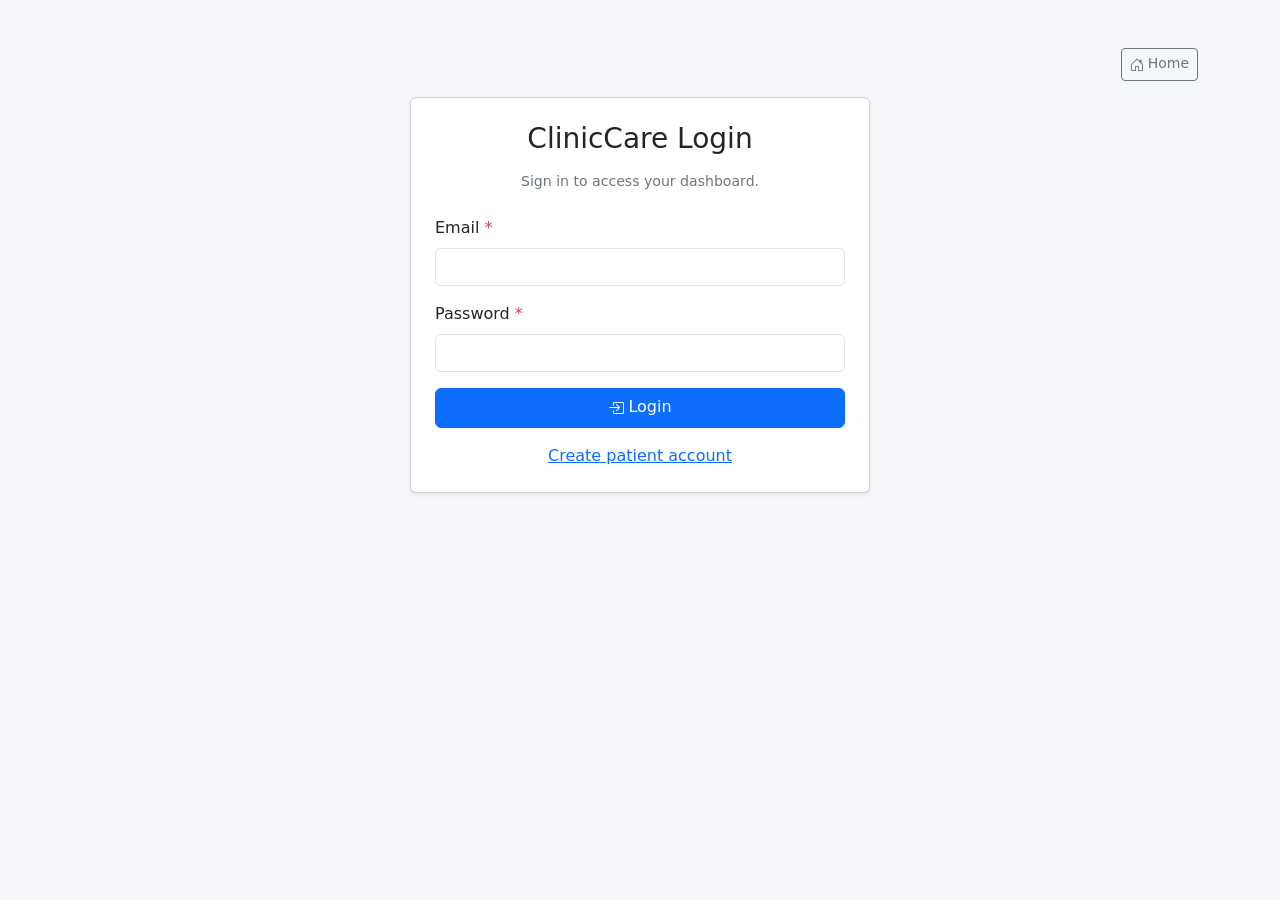
<file: cliniccare/src/main/resources/static/login.html>
<!DOCTYPE html>
<html lang="en">
<head>
  <meta charset="UTF-8">
  <meta name="viewport" content="width=device-width, initial-scale=1.0">
  <title>ClinicCare - Login</title>
  <link href="https://cdn.jsdelivr.net/npm/bootstrap@5.3.3/dist/css/bootstrap.min.css" rel="stylesheet">
  <link href="https://cdn.jsdelivr.net/npm/bootstrap-icons@1.11.3/font/bootstrap-icons.min.css" rel="stylesheet">
  <link rel="icon" type="image/svg+xml" href="assets/img/favicon.svg">
  <link href="assets/css/app.css" rel="stylesheet">
</head>
<body>
<div class="container py-5">
  <div class="d-flex justify-content-end mb-3">
    <a class="btn btn-outline-secondary btn-sm" href="index.html">
      <i class="bi bi-house-door me-1"></i>Home
    </a>
  </div>
  <div class="row justify-content-center">
    <div class="col-12">
      <div class="card auth-card mx-auto shadow-sm">
        <div class="card-body p-4">
          <h3 class="text-center mb-3">ClinicCare Login</h3>
          <p class="text-center small-muted mb-4">Sign in to access your dashboard.</p>

          <div id="alertBox"></div>

          <form id="loginForm">
            <div class="mb-3">
              <label class="form-label required" for="email">Email</label>
              <input type="email" id="email" class="form-control" required>
            </div>
            <div class="mb-3">
              <label class="form-label required" for="password">Password</label>
              <input type="password" id="password" class="form-control" required>
            </div>
            <button type="submit" class="btn btn-primary w-100"><i class="bi bi-box-arrow-in-right me-1"></i>Login</button>
          </form>

          <div class="text-center mt-3">
            <a href="register.html">Create patient account</a>
          </div>
        </div>
      </div>
    </div>
  </div>
</div>

<script src="https://code.jquery.com/jquery-3.7.1.min.js"></script>
<script src="https://cdn.jsdelivr.net/npm/bootstrap@5.3.3/dist/js/bootstrap.bundle.min.js"></script>
<script src="assets/js/app.js"></script>
<script>
  $(function () {
    if (ClinicCare.getToken() && ClinicCare.getRole()) {
      ClinicCare.redirectByRole(ClinicCare.getRole());
      return;
    }

    $("#loginForm").on("submit", function (event) {
      event.preventDefault();
      $("#alertBox").empty();

      const payload = {
        email: $("#email").val().trim(),
        password: $("#password").val()
      };

      ClinicCare.api({
        method: "POST",
        url: "/auth/login",
        auth: false,
        data: payload
      }).done(function (response, textStatus, xhr) {
        const token = ClinicCare.extractToken(xhr);
        if (!token) {
          ClinicCare.showAlert("#alertBox", "danger", "Login succeeded but token was not returned.");
          return;
        }
        ClinicCare.setAuth(token, response);
        ClinicCare.redirectByRole(response.role);
      }).fail(function (xhr) {
        ClinicCare.showAlert("#alertBox", "danger", ClinicCare.extractErrorMessage(xhr));
      });
    });
  });
</script>
</body>
</html>
</file>
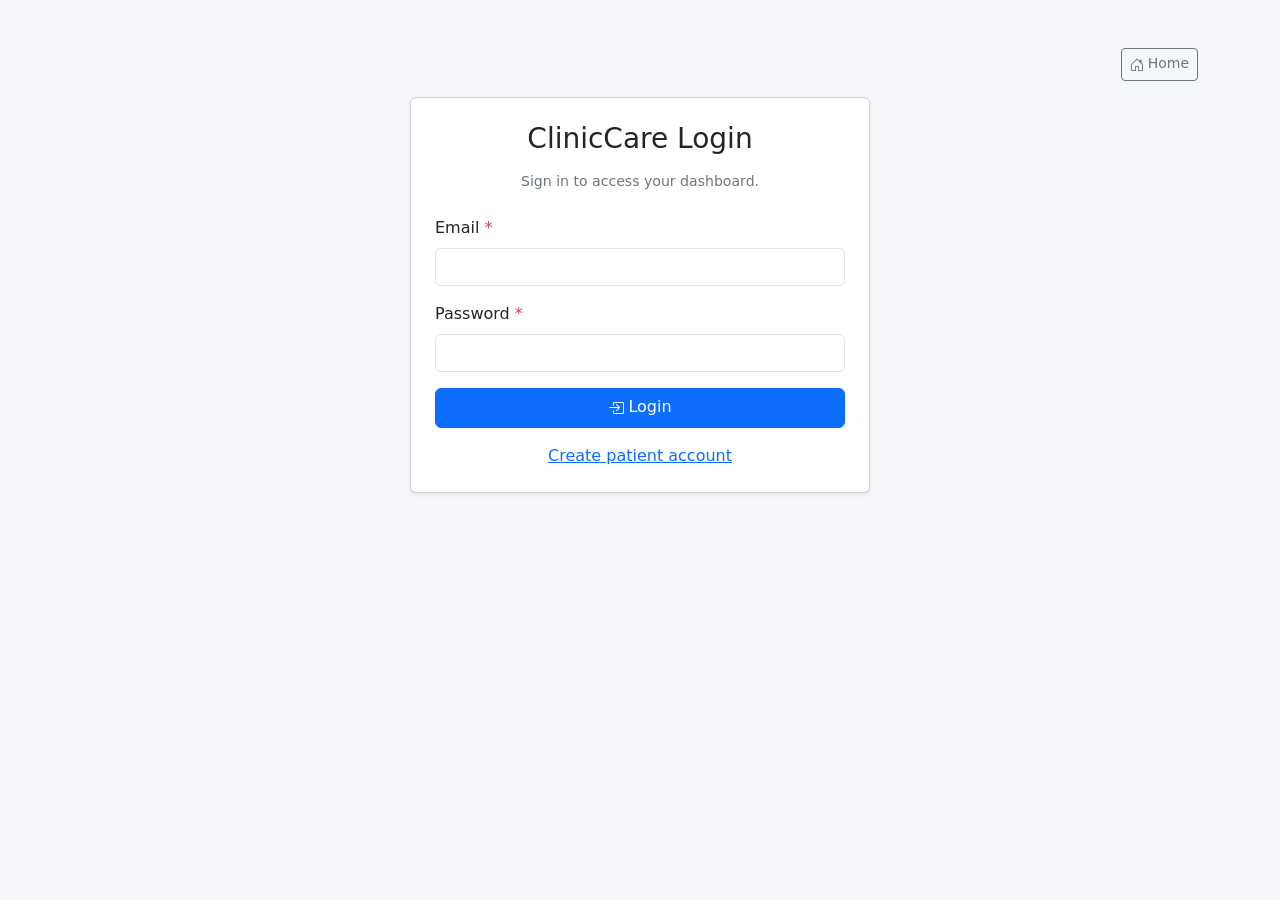
<file: cliniccare/src/main/resources/static/patient-appointments.html>
<!DOCTYPE html>
<html lang="en">
<head>
  <meta charset="UTF-8">
  <meta name="viewport" content="width=device-width, initial-scale=1.0">
  <title>ClinicCare - My Appointments</title>
  <link href="https://cdn.jsdelivr.net/npm/bootstrap@5.3.3/dist/css/bootstrap.min.css" rel="stylesheet">
  <link href="https://cdn.jsdelivr.net/npm/bootstrap-icons@1.11.3/font/bootstrap-icons.min.css" rel="stylesheet">
  <link rel="icon" type="image/svg+xml" href="assets/img/favicon.svg">
  <link href="https://cdn.datatables.net/1.13.8/css/jquery.dataTables.min.css" rel="stylesheet">
  <link href="assets/css/app.css" rel="stylesheet">
</head>
<body>
<nav class="navbar navbar-expand-lg navbar-dark bg-primary">
  <div class="container">
    <a class="navbar-brand" href="patient-dashboard.html">ClinicCare</a>
    <div class="navbar-nav ms-auto">
      <a class="nav-link" href="index.html"><i class="bi bi-house-door me-1"></i>Home</a>
      <a class="nav-link" href="patient-dashboard.html"><i class="bi bi-speedometer2 me-1"></i>Dashboard</a>
      <a class="nav-link" href="patient-booking.html"><i class="bi bi-calendar-plus me-1"></i>Book</a>
      <a class="nav-link active" href="patient-appointments.html"><i class="bi bi-calendar-check me-1"></i>My Appointments</a>
      <button class="btn btn-sm btn-light ms-2" id="logoutBtn"><i class="bi bi-box-arrow-right me-1"></i>Logout</button>
    </div>
  </div>
</nav>

<main class="container py-4">
  <h3 class="page-title mb-4">My Appointments</h3>
  <div id="alertBox"></div>

  <div class="card">
    <div class="card-body">
      <table class="table table-striped" id="appointmentsTable" style="width:100%">
        <thead>
        <tr>
          <th>Sr. No.</th>
          <th>Doctor</th>
          <th>Service</th>
          <th>Slot</th>
          <th>Status</th>
          <th>Note</th>
          <th>Booked At</th>
          <th>Actions</th>
        </tr>
        </thead>
        <tbody></tbody>
      </table>
    </div>
  </div>
</main>

<div class="modal fade" id="cancelConfirmModal" tabindex="-1" aria-hidden="true">
  <div class="modal-dialog modal-dialog-centered">
    <div class="modal-content">
      <div class="modal-header">
        <h5 class="modal-title">Cancel Appointment</h5>
        <button type="button" class="btn-close" data-bs-dismiss="modal" aria-label="Close"></button>
      </div>
      <div class="modal-body">
        <p class="mb-0">Are you sure you want to cancel this appointment?</p>
        <input type="hidden" id="cancelAppointmentId">
      </div>
      <div class="modal-footer">
        <button type="button" class="btn btn-outline-secondary" data-bs-dismiss="modal">Keep</button>
        <button type="button" class="btn btn-danger" id="confirmCancelBtn"><i class="bi bi-x-circle me-1"></i>Yes, Cancel</button>
      </div>
    </div>
  </div>
</div>

<script src="https://code.jquery.com/jquery-3.7.1.min.js"></script>
<script src="https://cdn.jsdelivr.net/npm/bootstrap@5.3.3/dist/js/bootstrap.bundle.min.js"></script>
<script src="https://cdn.datatables.net/1.13.8/js/jquery.dataTables.min.js"></script>
<script src="assets/js/app.js"></script>
<script src="assets/js/ui-common.js"></script>
<script>
  let table;
  let cancelConfirmModal;
  const doctorMap = {};
  const serviceMap = {};

  function loadLookups() {
    return $.when(
      ClinicCare.api({ url: "/patient/doctors" }),
      ClinicCare.api({ url: "/patient/services" })
    ).done(function (doctorsResp, servicesResp) {
      const doctors = doctorsResp[0] || [];
      const services = servicesResp[0] || [];

      Object.keys(doctorMap).forEach(function (key) {
        delete doctorMap[key];
      });
      Object.keys(serviceMap).forEach(function (key) {
        delete serviceMap[key];
      });

      doctors.forEach(function (doctor) {
        doctorMap[doctor.id] = doctor;
      });

      services.forEach(function (service) {
        serviceMap[service.id] = service;
      });
    });
  }

  function loadAppointments() {
    ClinicCare.api({ url: "/patient/appointments" }).done(function (appointments) {
      table.clear();
      (appointments || []).forEach(function (item, index) {
        const doctor = doctorMap[item.doctorId];
        const service = serviceMap[item.serviceId];
        const doctorText = doctor ? ClinicCareUi.doctorLabel(doctor) : "Doctor";
        const serviceText = service ? (service.name || "Service") : "Service";
        const slotText = (item.slotStartTime && item.slotEndTime)
          ? (ClinicCare.formatDateTime(item.slotStartTime) + " - " + ClinicCare.formatDateTime(item.slotEndTime))
          : "Scheduled";
        const cancelAllowed = canCancel(item);
        const actionHtml = cancelAllowed
          ? '<button class="btn btn-sm btn-outline-danger cancel-btn" data-id="' + item.id + '"><i class="bi bi-x-circle me-1"></i>Cancel</button>'
          : "";

        table.row.add([
          index + 1,
          doctorText,
          serviceText,
          slotText,
          ClinicCare.statusBadge(item.status),
          item.patientNote || "",
          ClinicCare.formatDateTime(item.bookedAt),
          actionHtml
        ]);
      });
      table.draw();
    }).fail(function (xhr) {
      ClinicCare.showAlert("#alertBox", "danger", ClinicCare.extractErrorMessage(xhr));
    });
  }

  function parseDateTime(value) {
    const parsed = new Date(value);
    if (Number.isNaN(parsed.getTime())) {
      return null;
    }
    return parsed;
  }

  function canCancel(appointment) {
    if (!appointment) {
      return false;
    }

    const status = appointment.status;
    if (status !== "PENDING" && status !== "CONFIRMED") {
      return false;
    }

    const slotStart = parseDateTime(appointment.slotStartTime);
    if (!slotStart) {
      return true;
    }

    return Date.now() < slotStart.getTime();
  }

  function cancelAppointment(appointmentId) {
    ClinicCare.api({
      method: "PATCH",
      url: "/patient/appointments/" + appointmentId + "/cancel"
    }).done(function () {
      ClinicCare.showAlert("#alertBox", "success", "Appointment cancelled.");
      loadAppointments();
    }).fail(function (xhr) {
      ClinicCare.showAlert("#alertBox", "danger", ClinicCare.extractErrorMessage(xhr));
    });
  }

  $(function () {
    if (!ClinicCare.requireAuth(["PATIENT"])) {
      return;
    }

    table = ClinicCareUi.initDataTable("#appointmentsTable", {
      order: [[6, "desc"]],
      columnDefs: [
        { targets: 4, orderable: false },
        { targets: 7, orderable: false }
      ]
    });
    cancelConfirmModal = new bootstrap.Modal(document.getElementById("cancelConfirmModal"));

    $("#logoutBtn").on("click", ClinicCare.logout);
    $("#appointmentsTable").on("click", ".cancel-btn", function () {
      const appointmentId = Number($(this).data("id"));
      $("#cancelAppointmentId").val(appointmentId);
      cancelConfirmModal.show();
    });

    $("#confirmCancelBtn").on("click", function () {
      const appointmentId = Number($("#cancelAppointmentId").val());
      cancelConfirmModal.hide();
      cancelAppointment(appointmentId);
    });

    loadLookups().done(function () {
      loadAppointments();
    }).fail(function (xhr) {
      ClinicCare.showAlert("#alertBox", "danger", ClinicCare.extractErrorMessage(xhr));
    });
  });
</script>
</body>
</html>
</file>
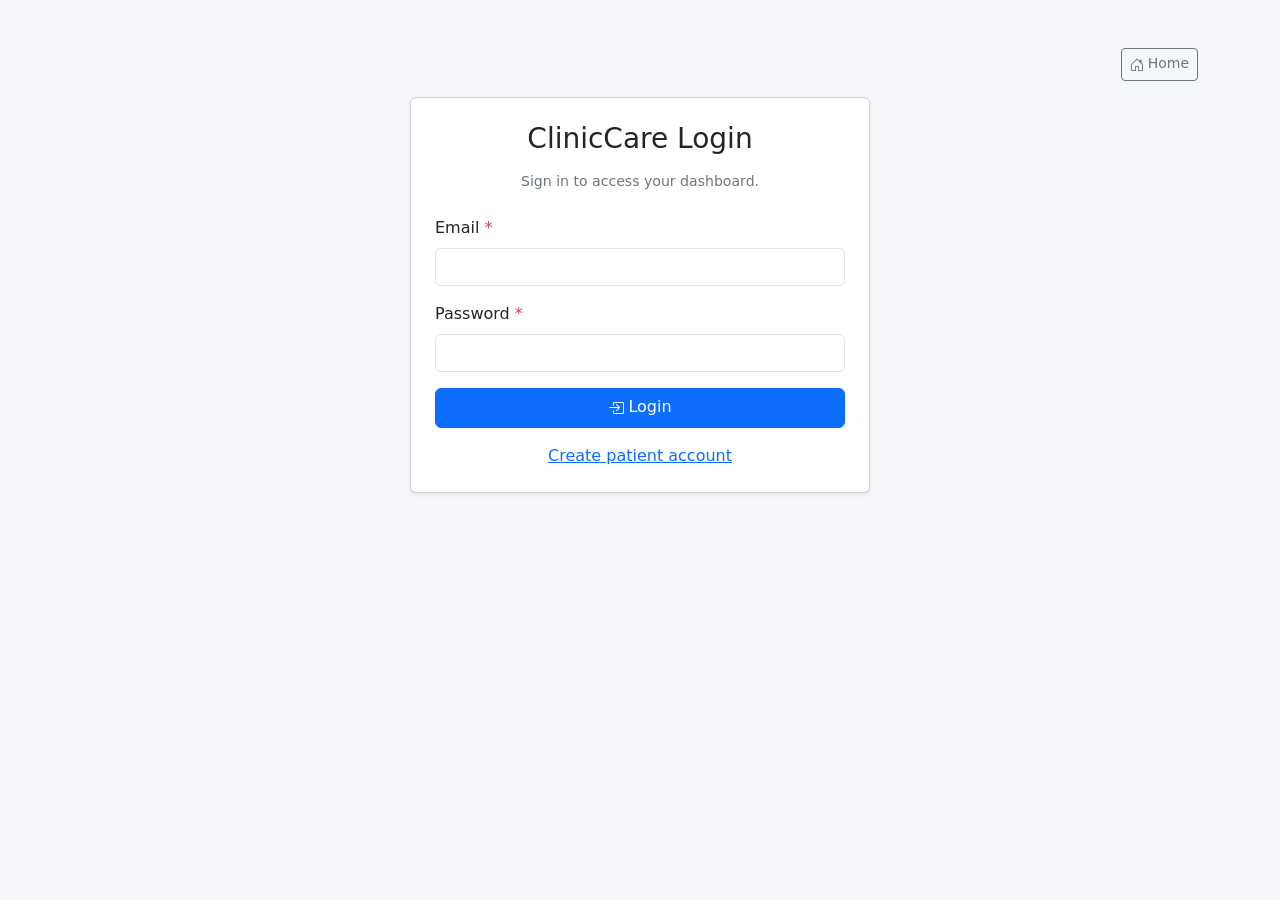
<file: cliniccare/src/main/resources/static/patient-booking.html>
<!DOCTYPE html>
<html lang="en">
<head>
  <meta charset="UTF-8">
  <meta name="viewport" content="width=device-width, initial-scale=1.0">
  <title>ClinicCare - Book Appointment</title>
  <link href="https://cdn.jsdelivr.net/npm/bootstrap@5.3.3/dist/css/bootstrap.min.css" rel="stylesheet">
  <link href="https://cdn.jsdelivr.net/npm/bootstrap-icons@1.11.3/font/bootstrap-icons.min.css" rel="stylesheet">
  <link rel="icon" type="image/svg+xml" href="assets/img/favicon.svg">
  <link href="https://cdn.datatables.net/1.13.8/css/jquery.dataTables.min.css" rel="stylesheet">
  <link href="assets/css/app.css" rel="stylesheet">
</head>
<body>
<nav class="navbar navbar-expand-lg navbar-dark bg-primary">
  <div class="container">
    <a class="navbar-brand" href="patient-dashboard.html">ClinicCare</a>
    <div class="navbar-nav ms-auto">
      <a class="nav-link" href="index.html"><i class="bi bi-house-door me-1"></i>Home</a>
      <a class="nav-link" href="patient-dashboard.html"><i class="bi bi-speedometer2 me-1"></i>Dashboard</a>
      <a class="nav-link active" href="patient-booking.html"><i class="bi bi-calendar-plus me-1"></i>Book</a>
      <a class="nav-link" href="patient-appointments.html"><i class="bi bi-calendar-check me-1"></i>My Appointments</a>
      <button class="btn btn-sm btn-light ms-2" id="logoutBtn"><i class="bi bi-box-arrow-right me-1"></i>Logout</button>
    </div>
  </div>
</nav>

<main class="container py-4">
  <h3 class="page-title mb-4">Book Appointment</h3>
  <div id="alertBox"></div>

  <div class="card mb-4">
    <div class="card-body">
      <div class="row g-3">
        <div class="col-md-4">
          <label class="form-label required">Service</label>
          <select id="serviceSelect" class="form-select"></select>
        </div>
        <div class="col-md-4">
          <label class="form-label required">Doctor</label>
          <select id="doctorSelect" class="form-select" disabled></select>
        </div>
        <div class="col-md-2">
          <label class="form-label">Date</label>
          <input type="date" id="slotDateFilter" class="form-control">
        </div>
        <div class="col-md-2 d-flex align-items-end">
          <button class="btn btn-primary w-100" id="loadSlotsBtn"><i class="bi bi-search me-1"></i>Load Available Slots</button>
        </div>
      </div>
      <div class="small-muted mt-2">All slot times are shown in your local timezone.</div>
    </div>
  </div>

  <div class="card">
    <div class="card-header bg-white">Available Slots</div>
    <div class="card-body">
      <table class="table table-striped" id="slotsTable" style="width:100%">
        <thead>
        <tr>
          <th>Doctor</th>
          <th>Start</th>
          <th>End</th>
          <th>Status</th>
          <th>Action</th>
        </tr>
        </thead>
        <tbody></tbody>
      </table>
    </div>
  </div>
</main>

<div class="modal fade" id="bookModal" tabindex="-1" aria-hidden="true">
  <div class="modal-dialog">
    <form class="modal-content" id="bookForm">
      <div class="modal-header">
        <h5 class="modal-title">Confirm Appointment Booking</h5>
        <button type="button" class="btn-close" data-bs-dismiss="modal"></button>
      </div>
      <div class="modal-body">
        <input type="hidden" id="selectedSlotId">
        <p class="small-muted mb-3">Selected slot: <span id="selectedSlotText"></span></p>
        <div class="mb-3">
          <label class="form-label">Patient Note</label>
          <textarea id="patientNote" class="form-control" maxlength="500" rows="3"></textarea>
        </div>
      </div>
      <div class="modal-footer">
        <button type="button" class="btn btn-outline-secondary" data-bs-dismiss="modal">Cancel</button>
        <button type="submit" class="btn btn-success"><i class="bi bi-check2-circle me-1"></i>Book Appointment</button>
      </div>
    </form>
  </div>
</div>

<script src="https://code.jquery.com/jquery-3.7.1.min.js"></script>
<script src="https://cdn.jsdelivr.net/npm/bootstrap@5.3.3/dist/js/bootstrap.bundle.min.js"></script>
<script src="https://cdn.datatables.net/1.13.8/js/jquery.dataTables.min.js"></script>
<script src="assets/js/app.js"></script>
<script src="assets/js/ui-common.js"></script>
<script>
  let slotsTable;
  let bookModal;
  const allDoctors = [];
  const doctorDirectory = {};
  let nowTick = new Date();

  function toDateInputValue(date) {
    const year = date.getFullYear();
    const month = String(date.getMonth() + 1).padStart(2, "0");
    const day = String(date.getDate()).padStart(2, "0");
    return year + "-" + month + "-" + day;
  }

  function refreshNow() {
    nowTick = new Date();
  }

  function parseSlotDate(value) {
    const parsed = new Date(value);
    if (Number.isNaN(parsed.getTime())) {
      return null;
    }
    return parsed;
  }

  function isPastSlot(slotStart) {
    return slotStart.getTime() < nowTick.getTime();
  }

  function loadServices() {
    ClinicCare.api({ url: "/patient/services" }).done(function (services) {
      const select = $("#serviceSelect");
      select.empty();
      select.append('<option value="">Select service</option>');
      (services || []).forEach(function (item) {
        select.append('<option value="' + item.id + '">' + (item.name || "Service") + "</option>");
      });
    }).fail(function (xhr) {
      ClinicCare.showAlert("#alertBox", "danger", ClinicCare.extractErrorMessage(xhr));
    });
  }

  function populateDoctorsForService(serviceId) {
    const select = $("#doctorSelect");
    select.empty();

    if (!serviceId) {
      select.append('<option value="">Select service first</option>');
      select.prop("disabled", true);
      return;
    }

    const doctorsForService = allDoctors.filter(function (doctor) {
      return Array.isArray(doctor.serviceIds) && doctor.serviceIds.includes(serviceId);
    });

    if (doctorsForService.length === 0) {
      select.append('<option value="">No doctors available</option>');
      select.prop("disabled", true);
      return;
    }

    select.append('<option value="">Select doctor</option>');
    doctorsForService.forEach(function (doctor) {
      select.append('<option value="' + doctor.id + '">' + ClinicCareUi.doctorLabel(doctor) + "</option>");
    });
    select.prop("disabled", false);
  }

  function loadDoctors() {
    ClinicCare.api({ url: "/patient/doctors" }).done(function (doctors) {
      allDoctors.length = 0;
      Object.keys(doctorDirectory).forEach(function (key) {
        delete doctorDirectory[key];
      });

      (doctors || []).forEach(function (doctor) {
        allDoctors.push(doctor);
        doctorDirectory[doctor.id] = doctor;
      });

      const currentServiceId = Number($("#serviceSelect").val());
      populateDoctorsForService(currentServiceId);
    }).fail(function (xhr) {
      ClinicCare.showAlert("#alertBox", "danger", ClinicCare.extractErrorMessage(xhr));
    });
  }

  function loadSlots() {
    $("#alertBox").empty();
    refreshNow();

    const serviceId = Number($("#serviceSelect").val());
    const doctorId = Number($("#doctorSelect").val());
    const dateFilter = $("#slotDateFilter").val();
    const doctor = doctorDirectory[doctorId];
    const today = toDateInputValue(nowTick);

    if (!serviceId) {
      ClinicCare.showAlert("#alertBox", "warning", "Please select a service.");
      return;
    }
    if (!doctorId) {
      ClinicCare.showAlert("#alertBox", "warning", "Please select a doctor.");
      return;
    }

    if (Array.isArray(doctor.serviceIds) && doctor.serviceIds.length > 0 && !doctor.serviceIds.includes(serviceId)) {
      slotsTable.clear().draw();
      ClinicCare.showAlert("#alertBox", "warning", "Selected doctor does not provide the selected service.");
      return;
    }

    ClinicCare.api({ url: "/patient/slots?doctorId=" + doctorId }).done(function (slots) {
      const rows = (slots || []).filter(function (slot) {
        const slotStart = parseSlotDate(slot.startTime);
        if (!slotStart) {
          return false;
        }

        if (dateFilter && toDateInputValue(slotStart) !== dateFilter) {
          return false;
        }

        if (dateFilter === today && isPastSlot(slotStart)) {
          return false;
        }

        return true;
      });

      slotsTable.clear();
      rows.forEach(function (slot) {
        const slotStart = parseSlotDate(slot.startTime);
        const slotEnd = parseSlotDate(slot.endTime);
        const pastSlot = slotStart ? isPastSlot(slotStart) : true;
        const actionBtn =
          '<button class="btn btn-sm btn-success book-btn" ' +
          'data-slot-id="' + slot.id + '" ' +
          'data-start="' + (slot.startTime || "") + '" ' +
          'data-end="' + (slot.endTime || "") + '" ' +
          (pastSlot ? "disabled" : "") + ">" +
          (pastSlot ? '<i class="bi bi-clock-history me-1"></i>Past' : '<i class="bi bi-calendar-plus me-1"></i>Book') + "</button>";
        slotsTable.row.add([
          ClinicCareUi.doctorLabel(doctor),
          ClinicCare.formatDateTime(slotStart || slot.startTime),
          ClinicCare.formatDateTime(slotEnd || slot.endTime),
          ClinicCare.statusBadge(slot.status),
          actionBtn
        ]);
      });
      slotsTable.draw();
    }).fail(function (xhr) {
      ClinicCare.showAlert("#alertBox", "danger", ClinicCare.extractErrorMessage(xhr));
    });
  }

  function submitBooking() {
    refreshNow();
    const doctorId = Number($("#doctorSelect").val());
    const serviceId = Number($("#serviceSelect").val());
    const slotId = Number($("#selectedSlotId").val());
    const selectedSlotStartRaw = $("#selectedSlotId").attr("data-start");
    const selectedSlotStart = parseSlotDate(selectedSlotStartRaw);
    const patientNote = $("#patientNote").val().trim();

    if (!doctorId || !serviceId || !slotId) {
      ClinicCare.showAlert("#alertBox", "warning", "Doctor, service, and slot are required.");
      return;
    }
    if (selectedSlotStart && isPastSlot(selectedSlotStart)) {
      ClinicCare.showAlert("#alertBox", "warning", "This slot is no longer available because the time has passed.");
      return;
    }

    ClinicCare.api({
      method: "POST",
      url: "/patient/appointments",
      data: {
        doctorId: doctorId,
        serviceId: serviceId,
        timeSlotId: slotId,
        patientNote: patientNote
      }
    }).done(function (response) {
      bookModal.hide();
      $("#bookForm")[0].reset();
      ClinicCare.showAlert("#alertBox", "success", "Appointment booked successfully.");
      loadSlots();
    }).fail(function (xhr) {
      ClinicCare.showAlert("#alertBox", "danger", ClinicCare.extractErrorMessage(xhr));
    });
  }

  $(function () {
    if (!ClinicCare.requireAuth(["PATIENT"])) {
      return;
    }

    slotsTable = ClinicCareUi.initDataTable("#slotsTable", {
      order: [[1, "asc"]],
      scrollY: "50vh",
      columnDefs: [{ targets: [3, 4], orderable: false }]
    });
    bookModal = new bootstrap.Modal(document.getElementById("bookModal"));

    $("#logoutBtn").on("click", ClinicCare.logout);
    $("#loadSlotsBtn").on("click", loadSlots);
    $("#serviceSelect").on("change", function () {
      const serviceId = Number($(this).val());
      populateDoctorsForService(serviceId);
      slotsTable.clear().draw();
    });

    $("#slotsTable").on("click", ".book-btn", function () {
      if ($(this).prop("disabled")) {
        return;
      }
      const slotId = $(this).data("slot-id");
      const start = $(this).data("start");
      const end = $(this).data("end");
      $("#selectedSlotId").val(slotId).attr("data-start", start);
      $("#selectedSlotText").text(ClinicCare.formatDateTime(start) + " - " + ClinicCare.formatDateTime(end));
      bookModal.show();
    });

    $("#bookForm").on("submit", function (event) {
      event.preventDefault();
      submitBooking();
    });

    loadServices();
    loadDoctors();
    populateDoctorsForService();

    const dateInput = $("#slotDateFilter");
    const today = toDateInputValue(new Date());
    dateInput.attr("min", today);
    dateInput.val(today);
    dateInput.on("change", function () {
      const selected = $(this).val();
      const minDate = $(this).attr("min");
      if (selected && minDate && selected < minDate) {
        $(this).val(minDate);
        ClinicCare.showAlert("#alertBox", "warning", "Past dates are not allowed for booking.");
      }
      slotsTable.clear().draw();
    });
  });
</script>
</body>
</html>
</file>
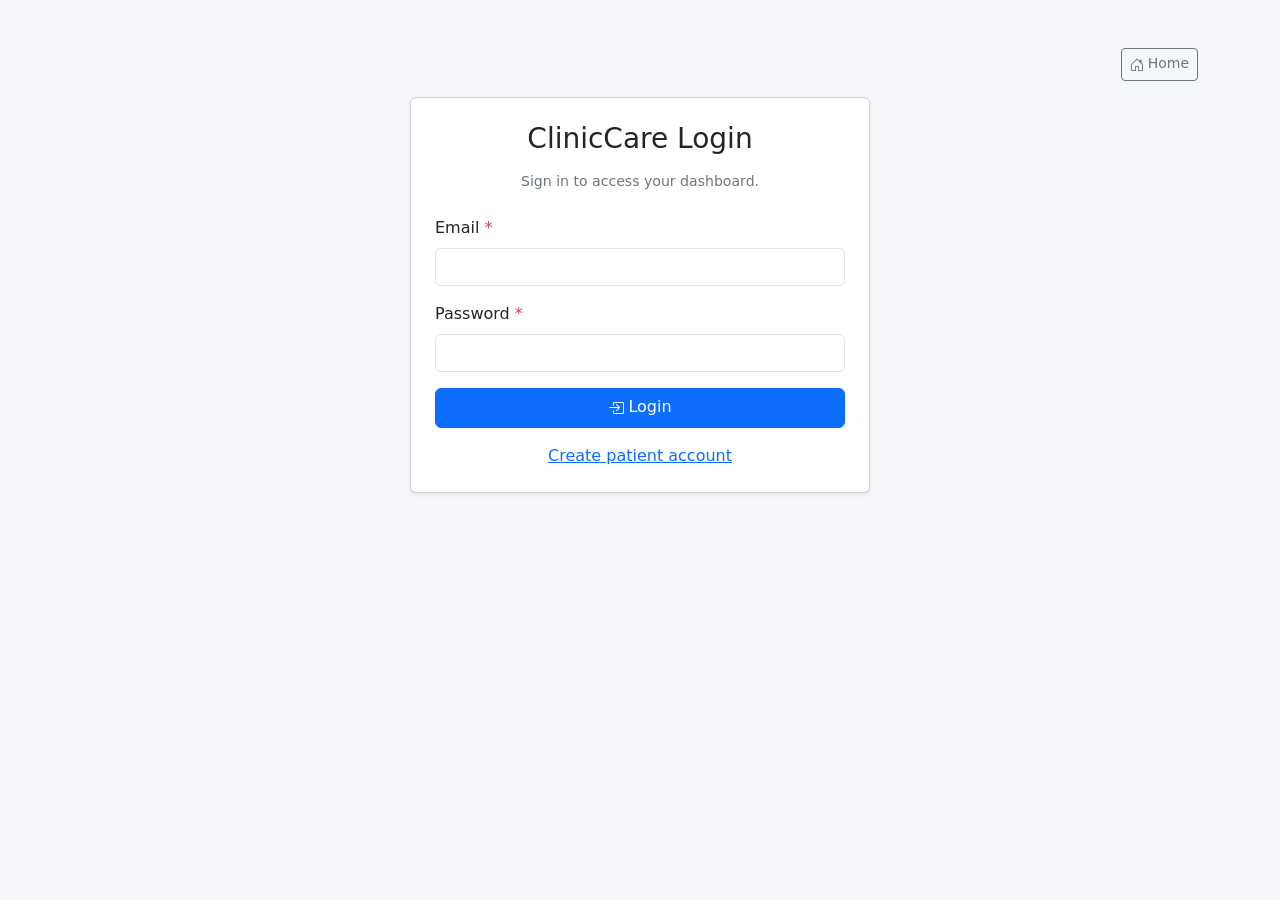
<file: cliniccare/src/main/resources/static/patient-dashboard.html>
<!DOCTYPE html>
<html lang="en">
<head>
  <meta charset="UTF-8">
  <meta name="viewport" content="width=device-width, initial-scale=1.0">
  <title>ClinicCare - Patient Dashboard</title>
  <link href="https://cdn.jsdelivr.net/npm/bootstrap@5.3.3/dist/css/bootstrap.min.css" rel="stylesheet">
  <link href="https://cdn.jsdelivr.net/npm/bootstrap-icons@1.11.3/font/bootstrap-icons.min.css" rel="stylesheet">
  <link rel="icon" type="image/svg+xml" href="assets/img/favicon.svg">
  <link href="https://cdn.datatables.net/1.13.8/css/jquery.dataTables.min.css" rel="stylesheet">
  <link href="assets/css/app.css" rel="stylesheet">
</head>
<body>
<nav class="navbar navbar-expand-lg navbar-dark bg-primary">
  <div class="container">
    <a class="navbar-brand" href="patient-dashboard.html">ClinicCare</a>
    <div class="navbar-nav ms-auto">
      <a class="nav-link" href="index.html"><i class="bi bi-house-door me-1"></i>Home</a>
      <a class="nav-link active" href="patient-dashboard.html"><i class="bi bi-speedometer2 me-1"></i>Dashboard</a>
      <a class="nav-link" href="patient-booking.html"><i class="bi bi-calendar-plus me-1"></i>Book</a>
      <a class="nav-link" href="patient-appointments.html"><i class="bi bi-calendar-check me-1"></i>My Appointments</a>
      <button class="btn btn-sm btn-light ms-2" id="logoutBtn"><i class="bi bi-box-arrow-right me-1"></i>Logout</button>
    </div>
  </div>
</nav>

<main class="container py-4">
  <h3 class="page-title mb-4">Patient Dashboard</h3>
  <div id="alertBox"></div>

  <div class="row g-3 mb-4">
    <div class="col-md-4">
      <div class="card card-metric">
        <div class="card-body">
          <div class="small text-muted">Enabled Services</div>
          <div class="metric-value" id="serviceCount">0</div>
        </div>
      </div>
    </div>
    <div class="col-md-4">
      <div class="card card-metric">
        <div class="card-body">
          <div class="small text-muted">My Appointments</div>
          <div class="metric-value" id="appointmentCount">0</div>
        </div>
      </div>
    </div>
    <div class="col-md-4">
      <div class="card card-metric">
        <div class="card-body">
          <div class="small text-muted">Pending Requests</div>
          <div class="metric-value" id="pendingCount">0</div>
        </div>
      </div>
    </div>
  </div>

  <div class="card">
    <div class="card-header bg-white d-flex justify-content-between">
      <span>Recent Appointments</span>
      <a href="patient-booking.html" class="btn btn-sm btn-primary"><i class="bi bi-calendar-plus me-1"></i>Book New</a>
    </div>
    <div class="card-body">
      <table class="table table-striped" id="appointmentsTable" style="width:100%">
        <thead>
        <tr>
          <th>Sr. No.</th>
          <th>Doctor</th>
          <th>Service</th>
          <th>Slot</th>
          <th>Status</th>
          <th>Booked At</th>
        </tr>
        </thead>
        <tbody></tbody>
      </table>
    </div>
  </div>
</main>

<script src="https://code.jquery.com/jquery-3.7.1.min.js"></script>
<script src="https://cdn.jsdelivr.net/npm/bootstrap@5.3.3/dist/js/bootstrap.bundle.min.js"></script>
<script src="https://cdn.datatables.net/1.13.8/js/jquery.dataTables.min.js"></script>
<script src="assets/js/app.js"></script>
<script src="assets/js/ui-common.js"></script>
<script>
  let appointmentTable;
  const doctorMap = {};
  const serviceMap = {};

  function loadDashboard() {
    $.when(
      ClinicCare.api({ url: "/patient/services" }),
      ClinicCare.api({ url: "/patient/doctors" }),
      ClinicCare.api({ url: "/patient/appointments" })
    ).done(function (servicesResp, doctorsResp, appointmentsResp) {
      const services = servicesResp[0] || [];
      const doctors = doctorsResp[0] || [];
      const appointments = appointmentsResp[0] || [];

      Object.keys(serviceMap).forEach(function (key) {
        delete serviceMap[key];
      });
      Object.keys(doctorMap).forEach(function (key) {
        delete doctorMap[key];
      });
      services.forEach(function (service) {
        serviceMap[service.id] = service;
      });
      doctors.forEach(function (doctor) {
        doctorMap[doctor.id] = doctor;
      });

      $("#serviceCount").text(services.length);
      const rows = Array.isArray(appointments) ? appointments : [];
      $("#appointmentCount").text(rows.length);
      $("#pendingCount").text(rows.filter(function (x) { return x.status === "PENDING"; }).length);

      appointmentTable.clear();
      rows.forEach(function (item, index) {
        const doctor = doctorMap[item.doctorId];
        const service = serviceMap[item.serviceId];
        const doctorText = doctor ? ClinicCareUi.doctorLabel(doctor) : "Doctor";
        const serviceText = service ? (service.name || "Service") : "Service";
        const slotText = (item.slotStartTime && item.slotEndTime)
          ? (ClinicCare.formatDateTime(item.slotStartTime) + " - " + ClinicCare.formatDateTime(item.slotEndTime))
          : "Scheduled";

        appointmentTable.row.add([
          index + 1,
          doctorText,
          serviceText,
          slotText,
          ClinicCare.statusBadge(item.status),
          ClinicCare.formatDateTime(item.bookedAt)
        ]);
      });
      appointmentTable.draw();
    }).fail(function (xhr) {
      ClinicCare.showAlert("#alertBox", "danger", ClinicCare.extractErrorMessage(xhr));
    });
  }

  $(function () {
    if (!ClinicCare.requireAuth(["PATIENT"])) {
      return;
    }

    appointmentTable = ClinicCareUi.initDataTable("#appointmentsTable", {
      order: [[5, "desc"]],
      columnDefs: [
        { targets: 4, orderable: false }
      ]
    });

    $("#logoutBtn").on("click", ClinicCare.logout);
    loadDashboard();
  });
</script>
</body>
</html>
</file>
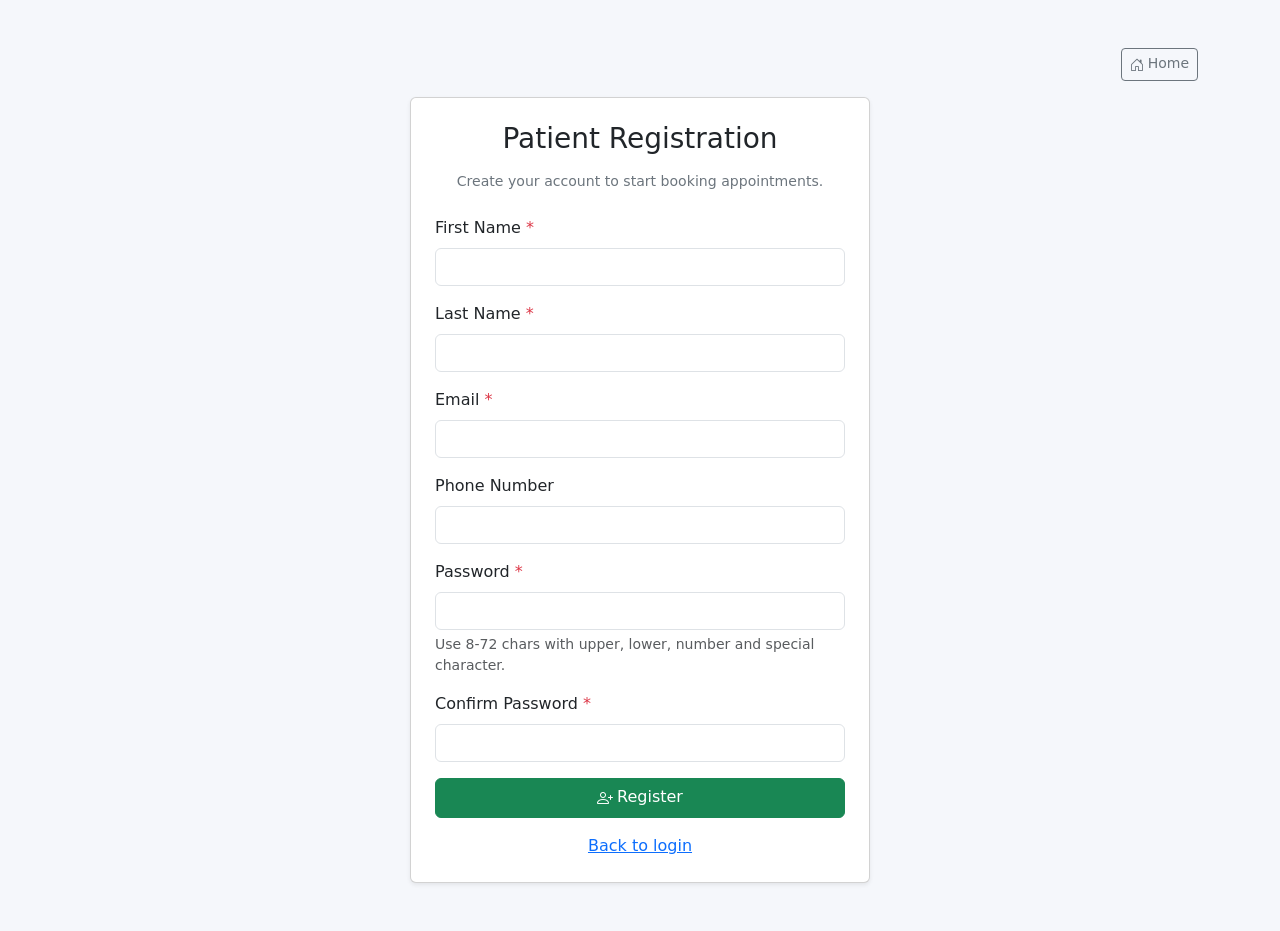
<file: cliniccare/src/main/resources/static/register.html>
<!DOCTYPE html>
<html lang="en">
<head>
  <meta charset="UTF-8">
  <meta name="viewport" content="width=device-width, initial-scale=1.0">
  <title>ClinicCare - Register</title>
  <link href="https://cdn.jsdelivr.net/npm/bootstrap@5.3.3/dist/css/bootstrap.min.css" rel="stylesheet">
  <link href="https://cdn.jsdelivr.net/npm/bootstrap-icons@1.11.3/font/bootstrap-icons.min.css" rel="stylesheet">
  <link rel="icon" type="image/svg+xml" href="assets/img/favicon.svg">
  <link href="assets/css/app.css" rel="stylesheet">
</head>
<body>
<div class="container py-5">
  <div class="d-flex justify-content-end mb-3">
    <a class="btn btn-outline-secondary btn-sm" href="index.html">
      <i class="bi bi-house-door me-1"></i>Home
    </a>
  </div>
  <div class="row justify-content-center">
    <div class="col-12">
      <div class="card auth-card mx-auto shadow-sm">
        <div class="card-body p-4">
          <h3 class="text-center mb-3">Patient Registration</h3>
          <p class="text-center small-muted mb-4">Create your account to start booking appointments.</p>

          <div id="alertBox"></div>

          <form id="registerForm">
            <div class="mb-3">
              <label class="form-label required" for="firstName">First Name</label>
              <input type="text" id="firstName" class="form-control" maxlength="50" required>
            </div>
            <div class="mb-3">
              <label class="form-label required" for="lastName">Last Name</label>
              <input type="text" id="lastName" class="form-control" maxlength="50" required>
            </div>
            <div class="mb-3">
              <label class="form-label required" for="email">Email</label>
              <input type="email" id="email" class="form-control" maxlength="120" required>
            </div>
            <div class="mb-3">
              <label class="form-label" for="phoneNumber">Phone Number</label>
              <input type="text" id="phoneNumber" class="form-control" maxlength="20">
            </div>
            <div class="mb-3">
              <label class="form-label required" for="password">Password</label>
              <input type="password" id="password" class="form-control" minlength="8" maxlength="72" required>
              <div class="form-text">Use 8-72 chars with upper, lower, number and special character.</div>
            </div>
            <div class="mb-3">
              <label class="form-label required" for="confirmPassword">Confirm Password</label>
              <input type="password" id="confirmPassword" class="form-control" minlength="8" maxlength="72" required>
            </div>
            <button type="submit" class="btn btn-success w-100"><i class="bi bi-person-plus me-1"></i>Register</button>
          </form>

          <div class="text-center mt-3">
            <a href="login.html">Back to login</a>
          </div>
        </div>
      </div>
    </div>
  </div>
</div>

<script src="https://code.jquery.com/jquery-3.7.1.min.js"></script>
<script src="https://cdn.jsdelivr.net/npm/bootstrap@5.3.3/dist/js/bootstrap.bundle.min.js"></script>
<script src="assets/js/app.js"></script>
<script>
  $(function () {
    $("#registerForm").on("submit", function (event) {
      event.preventDefault();
      $("#alertBox").empty();

      const password = $("#password").val();
      const confirmPassword = $("#confirmPassword").val();
      if (password !== confirmPassword) {
        ClinicCare.showAlert("#alertBox", "danger", "Password and confirm password must match.");
        return;
      }

      const payload = {
        firstName: $("#firstName").val().trim(),
        lastName: $("#lastName").val().trim(),
        email: $("#email").val().trim(),
        password: password,
        phoneNumber: $("#phoneNumber").val().trim()
      };

      ClinicCare.api({
        method: "POST",
        url: "/auth/register",
        auth: false,
        data: payload
      }).done(function () {
        ClinicCare.showAlert("#alertBox", "success", "Registration successful. Redirecting to login...");
        setTimeout(function () {
          window.location.href = "login.html";
        }, 1200);
      }).fail(function (xhr) {
        ClinicCare.showAlert("#alertBox", "danger", ClinicCare.extractErrorMessage(xhr));
      });
    });
  });
</script>
</body>
</html>
</file>
<file: cliniccare/src/main/resources/static/assets/css/app.css>
body {
  background-color: #f5f7fb;
}

.bi {
  vertical-align: -0.125em;
}

.navbar-brand {
  font-weight: 700;
  letter-spacing: 0.3px;
}

.page-title {
  font-weight: 700;
  color: #1f2a44;
}

.card-metric {
  border: 0;
  box-shadow: 0 2px 8px rgba(0, 0, 0, 0.06);
}

.card-metric .card-body {
  min-height: 92px;
  display: flex;
  flex-direction: column;
  justify-content: center;
}

.metric-value {
  font-size: 1.8rem;
  font-weight: 700;
}

.table-actions .btn {
  margin-right: 0.25rem;
  margin-bottom: 0.25rem;
}

.auth-card {
  max-width: 460px;
}

.small-muted {
  font-size: 0.88rem;
  color: #6c757d;
}

.badge-status {
  font-size: 0.78rem;
}

.required::after {
  content: " *";
  color: #dc3545;
}

.admin-shell {
  display: flex;
  min-height: 100vh;
}

.admin-sidebar {
  width: 250px;
  background: #111827;
  color: #e5e7eb;
  padding: 1.25rem 1rem;
  display: flex;
  flex-direction: column;
  position: sticky;
  top: 0;
  height: 100vh;
}

.admin-brand {
  font-size: 1.1rem;
  font-weight: 700;
  color: #f8fafc;
  letter-spacing: 0.3px;
}

.admin-nav {
  display: flex;
  flex-direction: column;
  gap: 0.35rem;
  margin-top: 1.25rem;
}

.admin-nav-link {
  color: #cbd5e1;
  text-decoration: none;
  padding: 0.55rem 0.7rem;
  border-radius: 0.5rem;
  transition: all 0.15s ease;
}

.admin-nav-link:hover {
  color: #ffffff;
  background: rgba(255, 255, 255, 0.08);
}

.admin-nav-link.active {
  color: #ffffff;
  background: #0d6efd;
}

.admin-content {
  flex: 1;
  min-width: 0;
  padding: 1.4rem 1.5rem;
  overflow-y: auto;
}

.admin-page-head {
  display: flex;
  justify-content: space-between;
  align-items: center;
  gap: 1rem;
  margin-bottom: 1rem;
}

.table-fit .dataTables_wrapper .dataTables_scroll {
  border: 1px solid #e9ecef;
  border-radius: 0.35rem;
}

.table-fit .dataTables_wrapper .dataTables_scrollBody {
  border-bottom: 0;
}

.chart-panel .card-body {
  height: 360px;
}

.chart-canvas {
  width: 100% !important;
  height: 100% !important;
}

body.landing-page {
  background:
    radial-gradient(circle at top right, rgba(13, 110, 253, 0.12), transparent 40%),
    radial-gradient(circle at top left, rgba(13, 202, 240, 0.1), transparent 45%),
    #f5f7fb;
  color: #1f2a44;
}

.landing-header {
  border-bottom: 1px solid #e6ebf5;
  background: rgba(255, 255, 255, 0.9);
  backdrop-filter: blur(5px);
}

.landing-navbar .navbar-toggler {
  border-color: #c7d2fe;
}

.landing-navbar .navbar-toggler:focus {
  box-shadow: 0 0 0 0.2rem rgba(13, 110, 253, 0.15);
}

.landing-brand {
  color: #1f2a44;
  font-weight: 700;
}

.landing-nav-link {
  color: #4b5563;
  font-weight: 500;
}

.landing-nav-link:hover,
.landing-nav-link.active {
  color: #0d6efd;
}

.landing-badge {
  display: inline-block;
  padding: 0.4rem 0.7rem;
  border-radius: 999px;
  font-size: 0.8rem;
  font-weight: 600;
  color: #0b5ed7;
  background: rgba(13, 110, 253, 0.12);
}

.landing-hero-section {
  padding-top: 1rem;
}

.landing-title {
  font-size: clamp(1.9rem, 2.7vw, 2.85rem);
  line-height: 1.2;
  font-weight: 700;
}

.landing-subtitle {
  margin-top: 0.95rem;
  color: #4b5563;
  max-width: 640px;
}

.landing-cta {
  min-width: 170px;
}

.landing-trust {
  color: #374151;
  font-size: 0.95rem;
}

.landing-hero-panel {
  border: 1px solid #e4eaf5;
  box-shadow: 0 8px 20px rgba(31, 42, 68, 0.08);
  border-radius: 0.85rem;
}

.landing-flow-step {
  display: flex;
  align-items: center;
  gap: 0.65rem;
  padding: 0.55rem 0;
  border-bottom: 1px dashed #d8dee9;
  color: #374151;
}

.landing-flow-step:last-of-type {
  border-bottom: 0;
}

.landing-flow-step span {
  width: 24px;
  height: 24px;
  border-radius: 50%;
  display: inline-flex;
  align-items: center;
  justify-content: center;
  background: #0d6efd;
  color: #fff;
  font-size: 0.8rem;
  font-weight: 600;
}

.landing-section {
  padding: 2.8rem 0;
}

.landing-section-soft {
  background: #ffffff;
  border-top: 1px solid #e9eef7;
  border-bottom: 1px solid #e9eef7;
}

.landing-section-title {
  font-size: clamp(1.35rem, 1.9vw, 2rem);
  font-weight: 700;
  margin-bottom: 0.5rem;
}

.landing-section-subtitle {
  color: #4b5563;
  margin-bottom: 0;
}

.landing-service-card {
  border: 1px solid #e9eef7;
  box-shadow: 0 6px 16px rgba(17, 24, 39, 0.05);
  border-radius: 0.8rem;
}

.landing-service-card h5 {
  margin: 0.8rem 0 0.55rem;
  font-size: 1.1rem;
}

.landing-service-card p {
  color: #4b5563;
  margin-bottom: 0;
}

.landing-icon-circle {
  width: 42px;
  height: 42px;
  border-radius: 50%;
  display: inline-flex;
  align-items: center;
  justify-content: center;
  background: rgba(13, 110, 253, 0.12);
  color: #0b5ed7;
  font-size: 1.1rem;
}

.landing-benefits-list {
  list-style: none;
  padding-left: 0;
  margin-bottom: 0;
  display: grid;
  gap: 0.8rem;
}

.landing-benefits-list li {
  display: flex;
  gap: 0.55rem;
  color: #374151;
}

.landing-benefits-list i {
  color: #198754;
  margin-top: 0.12rem;
}

.landing-info-card {
  border: 1px solid #e4eaf5;
  border-radius: 0.85rem;
  box-shadow: 0 8px 20px rgba(15, 23, 42, 0.06);
}

.landing-step {
  display: flex;
  align-items: center;
  gap: 0.65rem;
  padding: 0.55rem 0;
  border-bottom: 1px dashed #d8dee9;
  color: #374151;
}

.landing-step:last-child {
  border-bottom: 0;
}

.landing-step span {
  width: 24px;
  height: 24px;
  border-radius: 50%;
  display: inline-flex;
  align-items: center;
  justify-content: center;
  background: #0d6efd;
  color: #fff;
  font-size: 0.8rem;
  font-weight: 600;
}

.landing-footer {
  border-top: 1px solid #e5ebf6;
  background: #ffffff;
  color: #6b7280;
  font-size: 0.92rem;
}

.landing-footer-links {
  display: grid;
  gap: 0.4rem;
}

.landing-footer-links a {
  color: #4b5563;
  text-decoration: none;
}

.landing-footer-links a:hover {
  color: #0d6efd;
}

.landing-footer-bottom {
  border-top: 1px solid #eef2f7;
  color: #8b95a5;
}

@media (max-width: 991.98px) {
  .admin-shell {
    flex-direction: column;
  }

  .admin-sidebar {
    width: 100%;
    height: auto;
    position: relative;
  }

  .admin-content {
    padding: 1rem;
  }

  .chart-panel .card-body {
    height: 300px;
  }

  .landing-title {
    font-size: 1.7rem;
  }

  .landing-nav-link {
    padding: 0.45rem 0;
  }

  .landing-section {
    padding: 2.1rem 0;
  }
}
</file>
